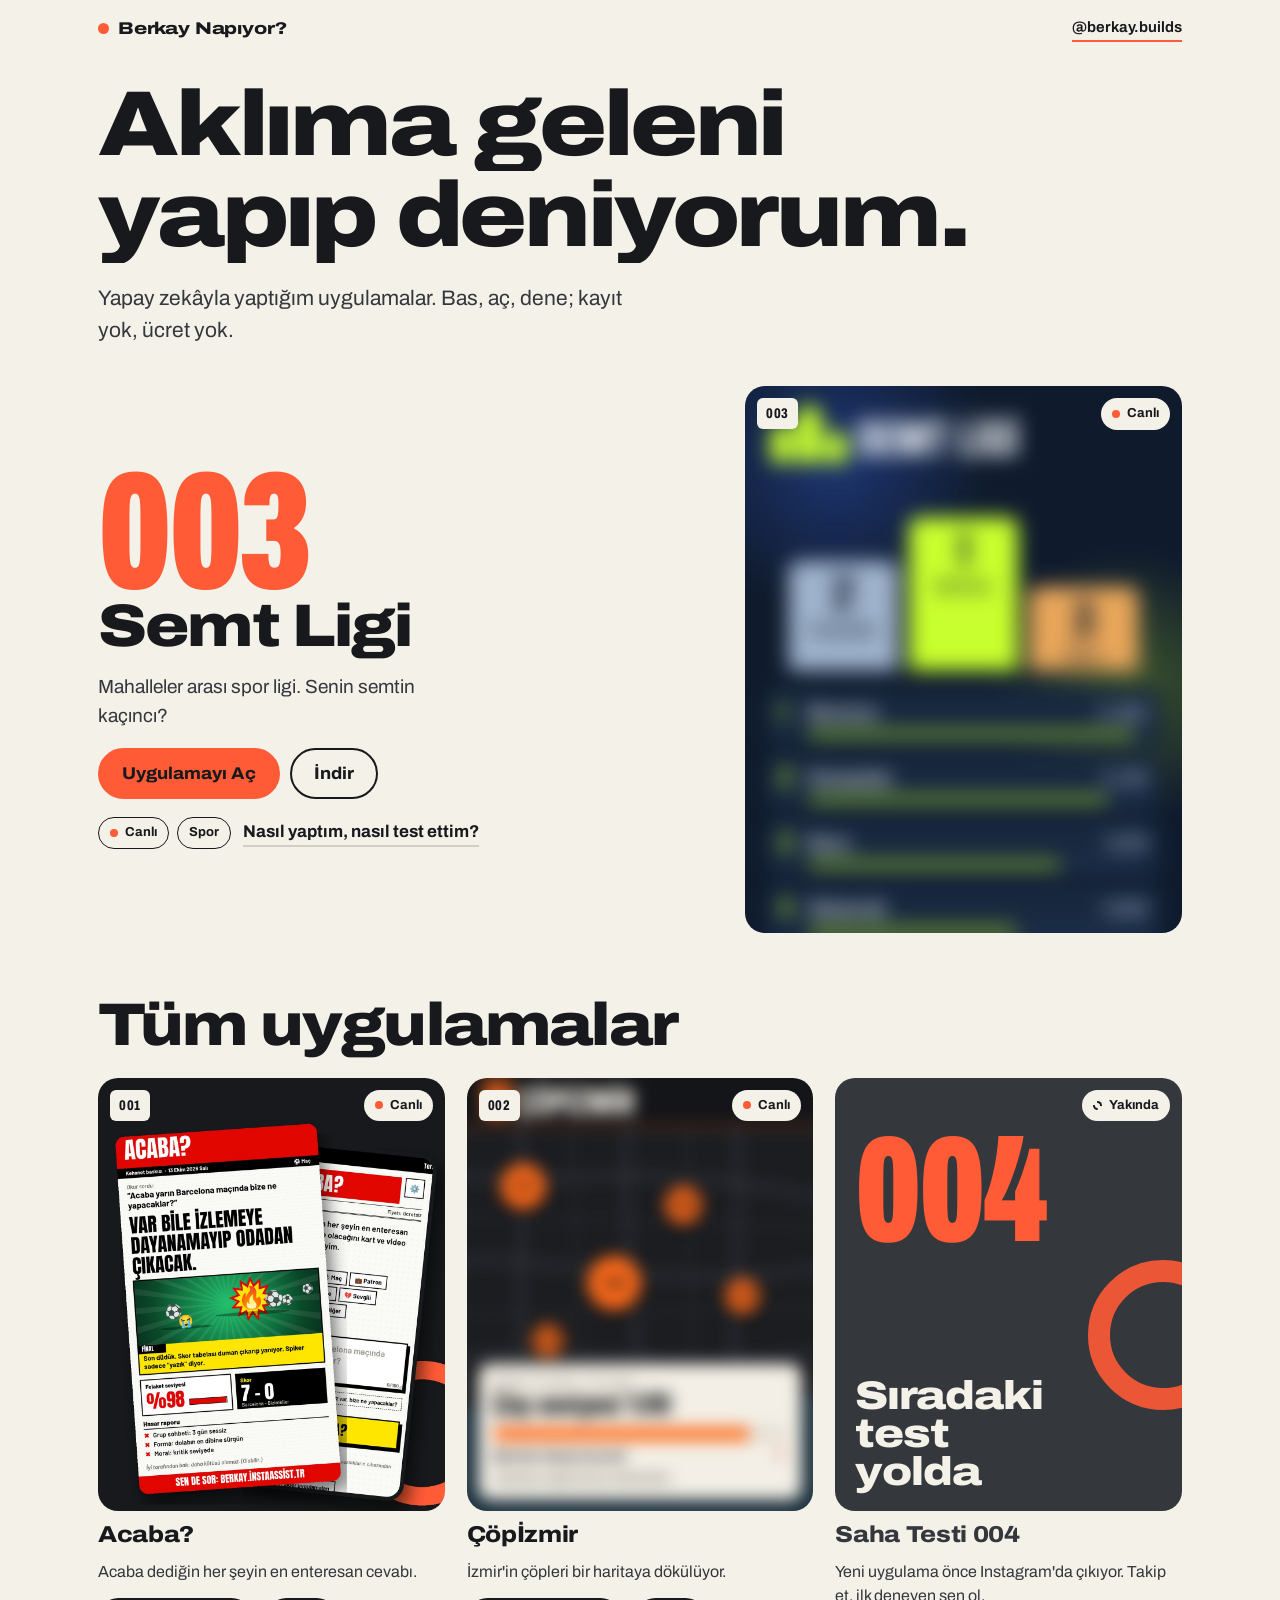
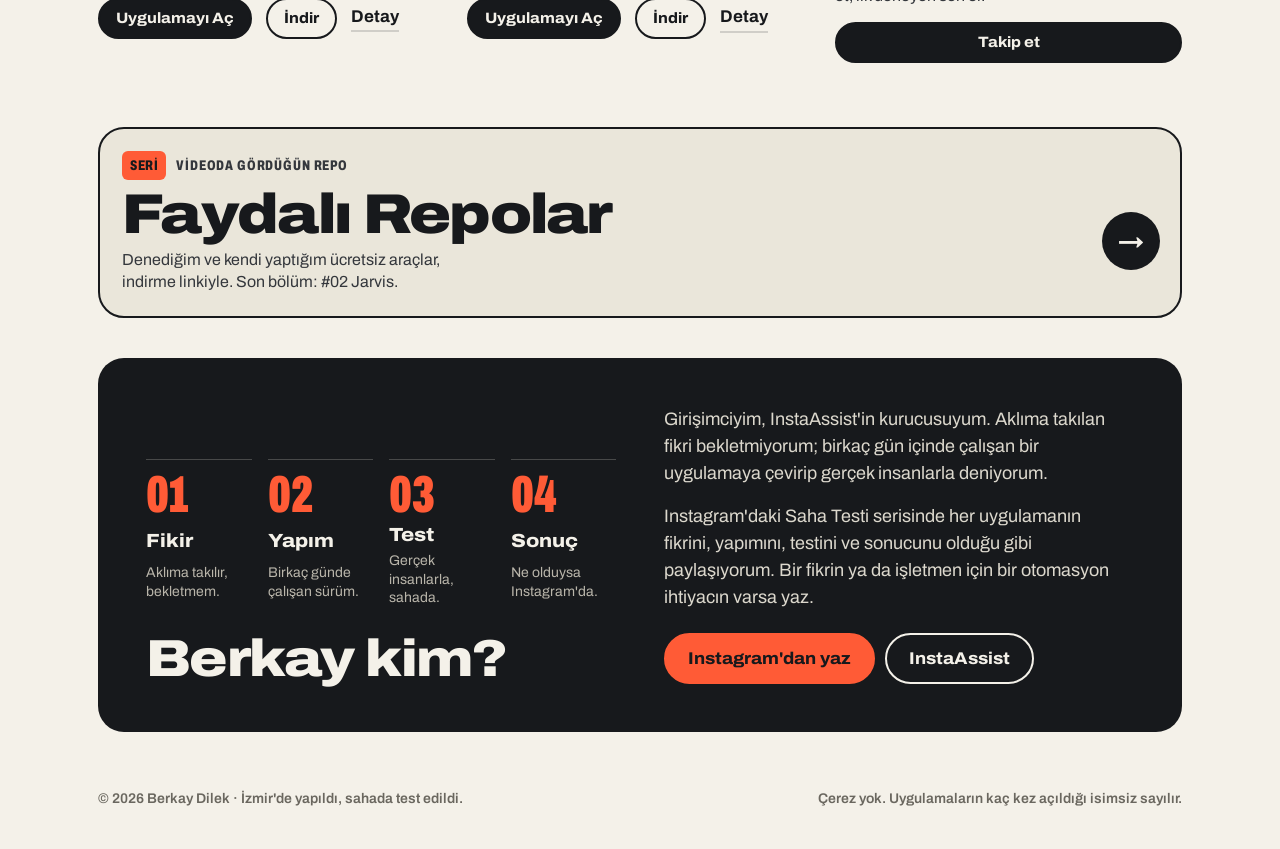
<file: index.html>
<!doctype html>
<html lang="tr">
<head>
<meta charset="utf-8">
<meta name="viewport" content="width=device-width, initial-scale=1, viewport-fit=cover">
<title>Berkay Napıyor? — Saha testleri ve uygulamalar</title>
<meta name="description" content="Berkay Dilek'in yapıp gerçekten test ettiği uygulamalar. Bas, aç, dene. Kayıt yok, ücret yok.">
<meta name="theme-color" content="#F4F1E9">
<link rel="canonical" href="https://berkay.instaassist.tr/">
<meta property="og:site_name" content="Berkay Napıyor?">
<meta property="og:title" content="Berkay Napıyor?">
<meta property="og:description" content="Aklıma geleni yapıp deniyorum. Uygulamalara bas, hemen dene.">
<meta property="og:type" content="website">
<meta property="og:url" content="https://berkay.instaassist.tr/">
<meta property="og:image" content="https://berkay.instaassist.tr/assets/og/home.jpg">
<meta property="og:image:width" content="1200">
<meta property="og:image:height" content="630">
<meta property="og:locale" content="tr_TR">
<meta name="twitter:card" content="summary_large_image">
<link rel="icon" href="/favicon.svg" type="image/svg+xml">
<link rel="apple-touch-icon" href="/assets/icons/apple-touch-icon.png">
<link rel="manifest" href="/manifest.webmanifest">
<link rel="preconnect" href="https://fonts.googleapis.com">
<link rel="preconnect" href="https://fonts.gstatic.com" crossorigin>
<link href="https://fonts.googleapis.com/css2?family=Archivo:wdth,wght@62..125,400..900&display=swap" rel="stylesheet">
<link rel="stylesheet" href="/assets/site.css">
<link rel="stylesheet" href="/assets/repolar.css">
</head>
<body>
<div class="wrap">
  <header class="top">
    <a class="mark" href="/"><i></i>Berkay Napıyor?</a>
    <a class="ig" href="https://www.instagram.com/berkay.builds/" target="_blank" rel="noopener">@berkay.builds</a>
  </header>

  <section class="hero">
    <h1><span><b>Aklıma geleni</b></span><span><b>yapıp deniyorum.</b></span></h1>
    <p>Yapay zekâyla yaptığım uygulamalar. Bas, aç, dene; kayıt yok, ücret yok.</p>
    <div id="liveCount"><!--bk:count--></div>
  </section>

  <section class="featured" id="featured" aria-label="Son çıkan uygulama"><!--bk:featured--></section>

  <section class="catalog" id="katalog" aria-labelledby="catTitle">
    <h2 id="catTitle"><span id="catName">Tüm uygulamalar</span> <small id="count"></small></h2>
    <div class="tools" id="tools" hidden>
      <input class="search" id="q" type="search" placeholder="Uygulama ara" autocomplete="off" aria-label="Uygulama ara">
      <div class="chips" id="chips" role="group" aria-label="Kategori"></div>
    </div>
    <div class="grid" id="grid"><!--bk:grid--></div>
  </section>

  <a class="repo-band" href="/repolar/">
    <span class="rb-k"><span>Seri</span>Videoda gördüğün repo</span>
    <span><b>Faydalı Repolar</b><small>Denediğim ve kendi yaptığım ücretsiz araçlar, indirme linkiyle. Son bölüm: #02 Jarvis.</small></span>
    <span class="rb-go" aria-hidden="true">→</span>
  </a>

  <section class="about" id="berkay" aria-labelledby="aboutTitle">
    <div class="steps-col">
      <ol class="steps" aria-label="Saha Testi nasıl işler?">
        <li><b>01</b><span>Fikir</span><small>Aklıma takılır, bekletmem.</small></li>
        <li><b>02</b><span>Yapım</span><small>Birkaç günde çalışan sürüm.</small></li>
        <li><b>03</b><span>Test</span><small>Gerçek insanlarla, sahada.</small></li>
        <li><b>04</b><span>Sonuç</span><small>Ne olduysa Instagram'da.</small></li>
      </ol>
      <h2 id="aboutTitle">Berkay kim?</h2>
    </div>
    <div class="side">
      <p>Girişimciyim, InstaAssist'in kurucusuyum. Aklıma takılan fikri bekletmiyorum; birkaç gün içinde çalışan bir uygulamaya çevirip gerçek insanlarla deniyorum.</p>
      <p>Instagram'daki Saha Testi serisinde her uygulamanın fikrini, yapımını, testini ve sonucunu olduğu gibi paylaşıyorum. Bir fikrin ya da işletmen için bir otomasyon ihtiyacın varsa yaz.</p>
      <div class="cta">
        <a class="btn signal" href="https://ig.me/m/berkay.builds" target="_blank" rel="noopener">Instagram'dan yaz</a>
        <a class="btn ghost" href="https://www.instaassist.tr" target="_blank" rel="noopener">InstaAssist</a>
      </div>
    </div>
  </section>

  <footer>
    <span>© 2026 Berkay Dilek · İzmir'de yapıldı, sahada test edildi.</span>
    <span>Çerez yok. Uygulamaların kaç kez açıldığı isimsiz sayılır.</span>
  </footer>
</div>

<!--bk:data-->
<script src="/assets/site.js"></script>
<script>
(async function () {
  var B = window.BK, apps = await B.getApps(), stats = (function () { var e = document.getElementById('bk-data'); try { return JSON.parse(e.textContent).stats || {}; } catch (x) { return {}; } })();
  var state = { cat: 'Hepsi', q: '' }, rendered = false;
  var fe = document.getElementById('featured'), grid = document.getElementById('grid'), tools = document.getElementById('tools');

  function renderFeatured() {
    var f = B.pickFeatured(apps);
    if (f) { fe.innerHTML = B.featuredHTML(f, stats); fe.hidden = false; } else { fe.hidden = true; }
    return f;
  }

  var chips = document.getElementById('chips');
  function cats() {
    var c = ['Hepsi'];
    apps.forEach(function (a) { if (a.category && !B.isSoon(a) && c.indexOf(a.category) < 0) c.push(a.category); });
    return c;
  }
  function renderChips() {
    chips.innerHTML = cats().map(function (c) {
      return '<button type="button" class="chip" aria-pressed="' + (state.cat === c) + '" data-c="' + B.esc(c) + '">' + B.esc(c) + '</button>';
    }).join('');
  }
  chips.addEventListener('click', function (e) {
    var b = e.target.closest('.chip'); if (!b) return;
    state.cat = b.getAttribute('data-c'); renderChips(); renderGrid();
  });
  document.getElementById('q').addEventListener('input', function (e) { state.q = e.target.value; renderGrid(); });

  function matches(a) {
    if (state.cat !== 'Hepsi' && a.category !== state.cat) return false;
    var q = B.trLower(state.q).trim();
    if (!q) return true;
    return B.trLower([a.title, a.tagline, a.category, a.description].join(' ')).indexOf(q) >= 0;
  }
  function renderGrid() {
    var f = B.pickFeatured(apps), p = B.catalogParts(apps, f);
    tools.hidden = !p.showTools;
    // Arama açıksa her şey listelenir; değilse öne çıkan tekrar edilmez
    var live = p.showTools ? apps.filter(function (a) { return !B.isSoon(a); }).filter(matches) : p.live;
    var searching = p.showTools && (state.q || state.cat !== 'Hepsi');
    document.getElementById('catName').textContent = live.length || searching ? 'Tüm uygulamalar' : 'Sıradakiler';
    document.getElementById('count').textContent = p.showTools ? live.length + ' / ' + apps.filter(function (a) { return !B.isSoon(a); }).length : '';
    if (searching && !live.length) {
      grid.innerHTML = '<div class="empty"><p>Bu aramayla eşleşen uygulama yok.</p><button type="button" class="btn small ghost" id="clear">Filtreleri temizle</button></div>';
      document.getElementById('clear').onclick = function () { state = { cat: 'Hepsi', q: '' }; document.getElementById('q').value = ''; renderChips(); renderGrid(); };
      return;
    }
    grid.innerHTML = live.map(function (a) { return B.cardHTML(a, stats); }).join('') +
      (searching ? '' : p.soon.map(function (a) { return B.cardHTML(a, stats); }).join('') + (p.next ? B.nextCard(p.next) : ''));
  }
  function renderAll() {
    if (rendered) document.body.classList.add('no-anim');
    renderFeatured(); renderChips(); renderGrid(); rendered = true;
    document.getElementById('liveCount').innerHTML = B.siteCounterHTML(stats);
  }
  renderAll();

  // Arka planda: CMS'te yeni uygulama ya da yeni sayılar varsa güncelle
  function sig() { return JSON.stringify(apps) + '|' + apps.map(function (a) { var n = B.tried(a, stats); return n >= B.MIN_TRIED ? n : 0; }).join(','); }
  var before = sig();
  var fresh = await Promise.all([B.freshApps(apps), B.getStats()]);
  if (fresh[0]) apps = fresh[0];
  stats = fresh[1] || stats;
  if (sig() !== before) renderAll();
})();
if ('serviceWorker' in navigator && location.protocol === 'https:') navigator.serviceWorker.register('/sw.js').catch(function () {});
</script>
</body>
</html>
</file>
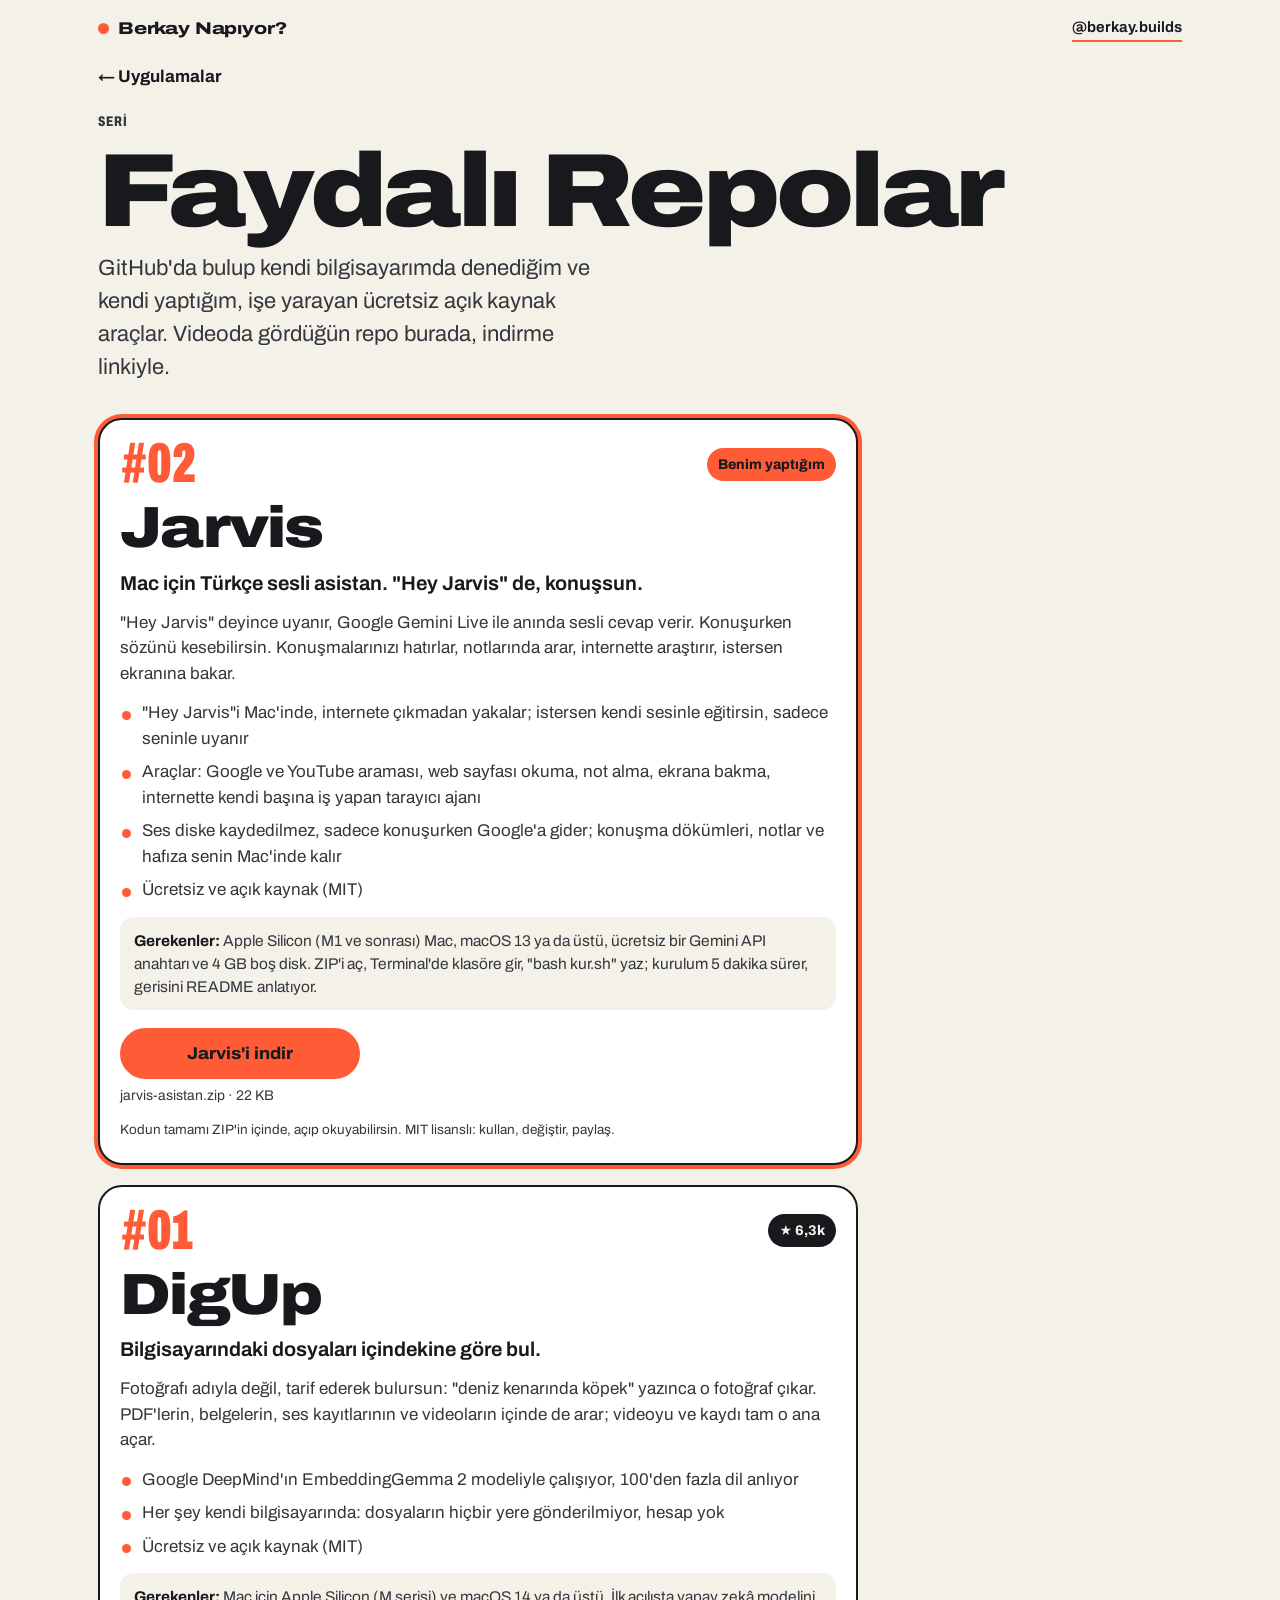
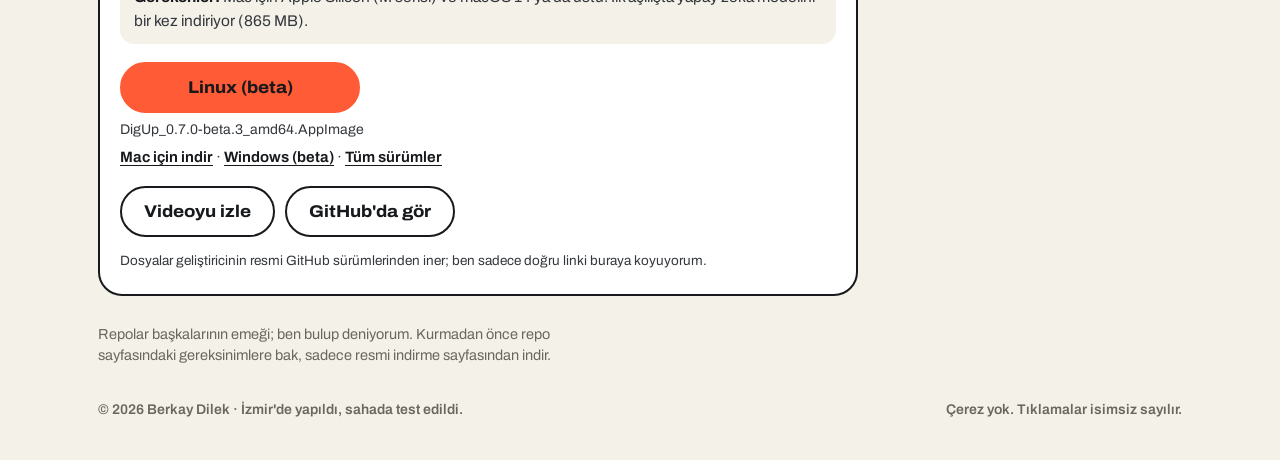
<file: jarvis/index.html>
<!doctype html>
<html lang="tr">
<head>
<meta charset="utf-8">
<meta name="viewport" content="width=device-width, initial-scale=1">
<title>Jarvis — Mac için Türkçe sesli asistan · Berkay Napıyor?</title>
<meta name="description" content="&quot;Hey Jarvis&quot; de, konuşsun. Hatırlar, arar, araştırır. Ücretsiz ve açık kaynak, Mac için.">
<meta property="og:site_name" content="Berkay Napıyor?">
<meta property="og:title" content="Jarvis — Mac için Türkçe sesli asistan">
<meta property="og:description" content="&quot;Hey Jarvis&quot; de, konuşsun. Ücretsiz ve açık kaynak, Mac için. İndir, 5 dakikada kur.">
<meta property="og:type" content="website">
<meta property="og:url" content="https://berkay.instaassist.tr/jarvis/">
<meta property="og:image" content="https://berkay.instaassist.tr/assets/og/home.jpg">
<meta property="og:locale" content="tr_TR">
<meta name="twitter:card" content="summary_large_image">
<link rel="canonical" href="https://berkay.instaassist.tr/repolar/#02">
<meta http-equiv="refresh" content="0; url=/repolar/#02">
<script>location.replace('/repolar/#02');</script>
</head>
<body><p><a href="/repolar/#02">Jarvis sayfasına git</a></p></body>
</html>
</file>
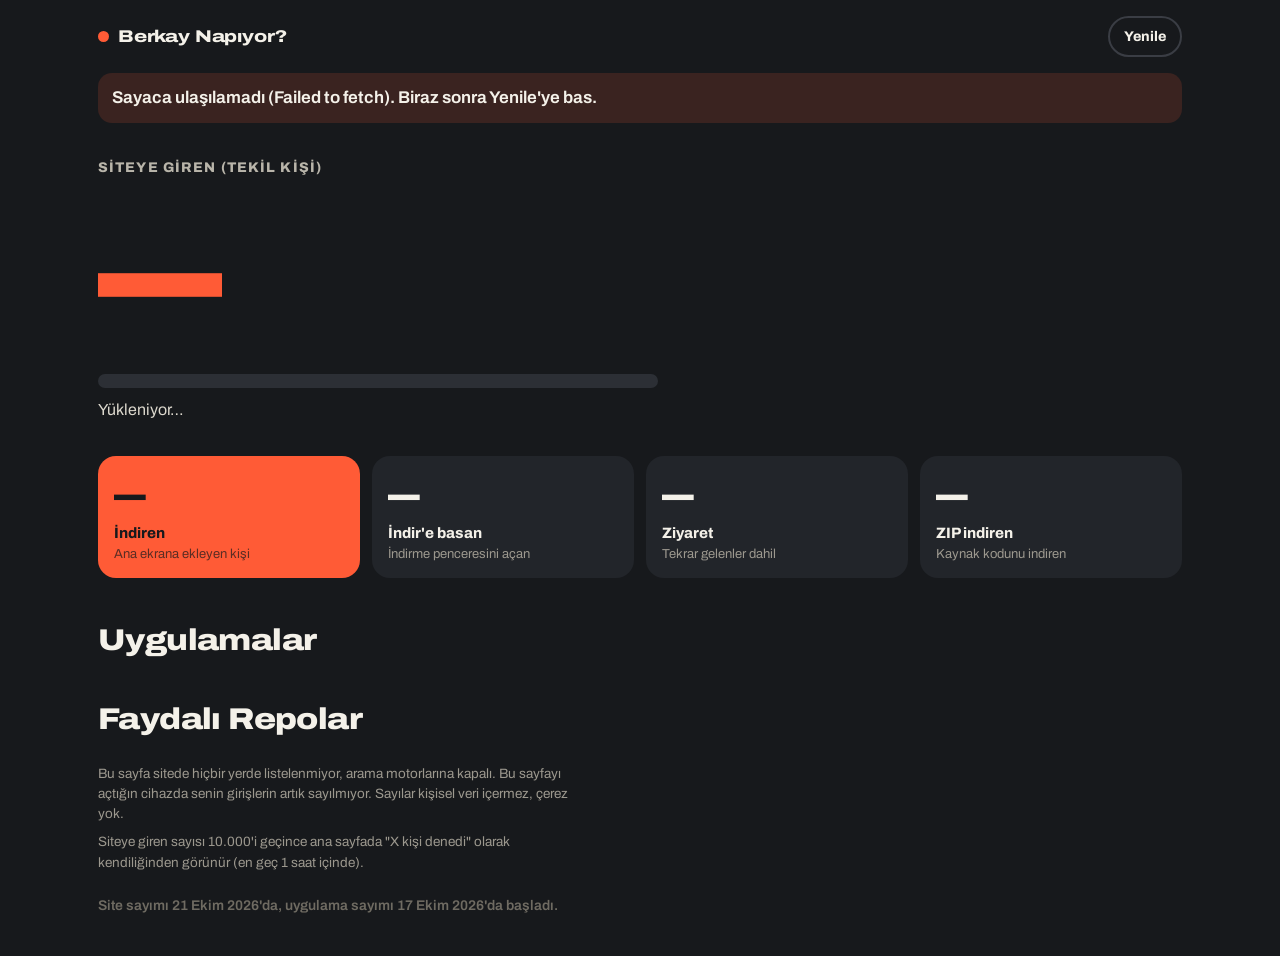
<file: panel-bffoj4j2/index.html>
<!doctype html>
<html lang="tr">
<head>
<meta charset="utf-8">
<meta name="viewport" content="width=device-width, initial-scale=1, viewport-fit=cover">
<title>Sayaç — Berkay Napıyor?</title>
<meta name="robots" content="noindex, nofollow">
<meta name="theme-color" content="#17191C">
<link rel="icon" href="/favicon.svg" type="image/svg+xml">
<link rel="preconnect" href="https://fonts.googleapis.com">
<link rel="preconnect" href="https://fonts.gstatic.com" crossorigin>
<link href="https://fonts.googleapis.com/css2?family=Archivo:wdth,wght@62..125,400..900&display=swap" rel="stylesheet">
<link rel="stylesheet" href="/assets/site.css">
<script>
  // Bu cihaz Berkay'ın: buradan sonra bu cihazdaki girişler sayılmaz
  try { localStorage.setItem('bk-me', '1'); } catch (e) {}
</script>
<style>
  body{background:var(--ink);color:var(--paper)}
  .top .ig{border-color:var(--signal);color:var(--paper)}
  .mark{color:var(--paper)}
  .p-hero{padding:18px 0 26px}
  .p-label{font-weight:800;font-size:14px;letter-spacing:.08em;text-transform:uppercase;color:#B9B5AA}
  .p-big{font-weight:900;font-stretch:62%;font-size:clamp(96px,30vw,200px);line-height:.85;letter-spacing:-.01em;color:var(--signal);margin-top:8px;font-variant-numeric:tabular-nums}
  .p-goal{margin-top:18px;max-width:560px}
  .p-bar{height:14px;border-radius:999px;background:#2C2F35;overflow:hidden}
  .p-bar i{display:block;height:100%;width:0;background:var(--signal);border-radius:999px;transition:width .8s cubic-bezier(.2,.8,.2,1)}
  .p-goal p{margin-top:10px;font-size:16px;color:#DCD8CD}
  .p-goal p b{color:var(--paper)}
  .p-grid{display:grid;grid-template-columns:1fr 1fr;gap:12px;margin:8px 0 40px}
  @media (min-width:760px){.p-grid{grid-template-columns:repeat(4,1fr)}}
  .tile{background:#22252A;border-radius:18px;padding:16px 16px 14px}
  .tile b{display:block;font-weight:900;font-stretch:72%;font-size:44px;line-height:1;font-variant-numeric:tabular-nums}
  .tile span{display:block;margin-top:6px;font-weight:750;font-size:15px}
  .tile small{display:block;margin-top:2px;font-size:13px;color:#9C988E;line-height:1.35}
  .tile.hl{background:var(--signal);color:var(--ink)}
  .tile.hl small{color:rgba(23,25,28,.7)}
  h2.p-h{font-weight:850;font-stretch:116%;font-size:30px;letter-spacing:-.02em;margin-bottom:14px}
  .app{background:#22252A;border-radius:18px;padding:16px;margin-bottom:12px}
  .app h3{font-weight:800;font-stretch:112%;font-size:21px;display:flex;justify-content:space-between;gap:10px;align-items:baseline}
  .app h3 small{font-weight:700;font-size:13px;color:#9C988E;font-stretch:100%}
  .app dl{display:grid;grid-template-columns:repeat(3,1fr);gap:12px 10px;margin-top:12px}
  @media (min-width:760px){.app dl{grid-template-columns:repeat(6,1fr)}}
  .app dt{font-size:12.5px;color:#9C988E;font-weight:650}
  .app dd{font-weight:900;font-stretch:72%;font-size:28px;line-height:1.1;font-variant-numeric:tabular-nums}
  .p-note{font-size:13.5px;color:#9C988E;margin-top:22px;max-width:60ch}
  .p-note + .p-note{margin-top:8px}
  .p-err{background:#3A2320;border-radius:14px;padding:12px 14px;margin-bottom:16px;font-weight:650}
  .refresh{background:transparent;border:2px solid #3A3D44;color:var(--paper);font:inherit;font-weight:750;font-size:14px;padding:8px 14px;border-radius:999px;cursor:pointer}
  footer{color:#6F6B62}
</style>
</head>
<body>
<div class="wrap">
  <header class="top">
    <a class="mark" href="/"><i></i>Berkay Napıyor?</a>
    <button class="refresh" type="button" id="refresh">Yenile</button>
  </header>

  <div id="err" class="p-err" hidden></div>

  <section class="p-hero" aria-labelledby="vl">
    <p class="p-label" id="vl">Siteye giren (tekil kişi)</p>
    <div class="p-big" id="visitors">—</div>
    <div class="p-goal">
      <div class="p-bar" aria-hidden="true"><i id="bar"></i></div>
      <p id="goal">Yükleniyor…</p>
    </div>
  </section>

  <div class="p-grid">
    <div class="tile hl"><b id="t-installed">—</b><span>İndiren</span><small>Ana ekrana ekleyen kişi</small></div>
    <div class="tile"><b id="t-sheet">—</b><span>İndir'e basan</span><small>İndirme penceresini açan</small></div>
    <div class="tile"><b id="t-visit">—</b><span>Ziyaret</span><small>Tekrar gelenler dahil</small></div>
    <div class="tile"><b id="t-zip">—</b><span>ZIP indiren</span><small>Kaynak kodunu indiren</small></div>
  </div>

  <h2 class="p-h">Uygulamalar</h2>
  <div id="apps"></div>

  <h2 class="p-h" style="margin-top:34px">Faydalı Repolar</h2>
  <div id="repos"></div>

  <p class="p-note" id="updated"></p>
  <p class="p-note">Bu sayfa sitede hiçbir yerde listelenmiyor, arama motorlarına kapalı. Bu sayfayı açtığın cihazda senin girişlerin artık sayılmıyor. Sayılar kişisel veri içermez, çerez yok.</p>
  <p class="p-note">Siteye giren sayısı 10.000'i geçince ana sayfada "X kişi denedi" olarak kendiliğinden görünür (en geç 1 saat içinde).</p>

  <footer><span>Site sayımı 21 Ekim 2026'da, uygulama sayımı 17 Ekim 2026'da başladı.</span></footer>
</div>

<script>
(function () {
  var SAYAC = 'https://bk-sayac.berkaydilekk.workers.dev';
  var GOAL = 10000;
  var $ = function (id) { return document.getElementById(id); };
  function fmt(n) { return (n || 0).toLocaleString('tr-TR'); }
  function esc(s) { return String(s == null ? '' : s).replace(/[&<>"']/g, function (c) { return { '&': '&amp;', '<': '&lt;', '>': '&gt;', '"': '&quot;', "'": '&#39;' }[c]; }); }
  function sum(stats, key) { var t = 0; for (var a in stats) t += (stats[a][key] || 0); return t; }

  // Uygulama adları ana sayfadaki gömülü listeden
  var names = {};
  fetch('/', { cache: 'no-store' }).then(function (r) { return r.text(); }).then(function (h) {
    var m = h.match(/<script id="bk-data" type="application\/json">([\s\S]*?)<\/script>/);
    if (!m) return;
    (JSON.parse(m[1]).apps || []).forEach(function (a) { names[a.slug] = a; });
  }).catch(function () {}).then(load);

  function render(stats) {
    var site = stats.site || {};
    var v = site.visitor || 0;
    $('visitors').textContent = fmt(v);
    $('bar').style.width = Math.min(100, v / GOAL * 100) + '%';
    $('goal').innerHTML = v >= GOAL
      ? '<b>✓ Ana sayfada görünüyor.</b> Herkes "' + fmt(v) + ' kişi denedi" yazısını görüyor.'
      : 'Ana sayfada görünmesine <b>' + fmt(GOAL - v) + '</b> kişi kaldı · %' + (v / GOAL * 100).toLocaleString('tr-TR', { maximumFractionDigits: 1 });
    $('t-installed').textContent = fmt(sum(stats, 'installed'));
    $('t-sheet').textContent = fmt(sum(stats, 'install-sheet'));
    $('t-visit').textContent = fmt(site.visit || 0);
    $('t-zip').textContent = fmt(sum(stats, 'source-click'));

    function isRepo(a) { return a === 'repolar' || a.indexOf('repo-') === 0; }
    var slugs = Object.keys(stats).filter(function (a) { return a !== 'site' && !isRepo(a); });
    Object.keys(names).forEach(function (s) { if (slugs.indexOf(s) < 0 && !/^yak/i.test(names[s].status || '')) slugs.push(s); });
    slugs.sort(function (a, b) { return ((stats[b] || {}).first || 0) - ((stats[a] || {}).first || 0); });
    $('apps').innerHTML = slugs.length ? slugs.map(function (s) {
      var x = stats[s] || {}, n = names[s];
      var row = [
        ['Deneyen', x.first], ['Açılış', (x.open || 0) + (x['open-home'] || 0)], ['Ana ekrana ekleyen', x.installed],
        ["İndir'e basan", x['install-sheet']], ['Detay sayfası', x.view], ['Paylaşım', x['share-click']]
      ];
      return '<article class="app"><h3>' + esc(n ? n.title : s) + (n && n.testNumber ? '<small>Saha Testi ' + String(n.testNumber).padStart(3, '0') + '</small>' : '') + '</h3><dl>' +
        row.map(function (r) { return '<div><dt>' + r[0] + '</dt><dd>' + fmt(r[1]) + '</dd></div>'; }).join('') + '</dl></article>';
    }).join('') : '<p class="p-note">Henüz kayıt yok.</p>';
    var rp = stats.repolar || {}, repos = Object.keys(stats).filter(function (a) { return a.indexOf('repo-') === 0; });
    $('repos').innerHTML = '<article class="app"><h3>Sayfa<small>/repolar/</small></h3><dl><div><dt>Ziyaret</dt><dd>' + fmt(rp.view) + '</dd></div><div><dt>Linki kendine gönderen</dt><dd>' + fmt(rp.share) + '</dd></div></dl></article>' +
      repos.map(function (s) {
        var x = stats[s];
        return '<article class="app"><h3>' + esc(s.slice(5)) + '</h3><dl>' +
          [['Mac indirme', x['download-mac']], ['Windows', x['download-win']], ['Linux', x['download-linux']], ['GitHub', x.github], ['Video', x.video], ['Tüm sürümler', x.releases]].map(function (r) { return '<div><dt>' + r[0] + '</dt><dd>' + fmt(r[1]) + '</dd></div>'; }).join('') +
          '</dl></article>';
      }).join('');
    $('updated').textContent = 'Son güncelleme: ' + new Date().toLocaleTimeString('tr-TR', { hour: '2-digit', minute: '2-digit' }) + ' · Sayaç 5 dakikada bir tazelenir.';
  }

  function load() {
    $('err').hidden = true;
    fetch(SAYAC + '/stats', { mode: 'cors', cache: 'no-store' })
      .then(function (r) { if (!r.ok) throw new Error(r.status); return r.json(); })
      .then(render)
      .catch(function (e) { $('err').hidden = false; $('err').textContent = 'Sayaca ulaşılamadı (' + e.message + '). Biraz sonra Yenile\'ye bas.'; });
  }
  $('refresh').addEventListener('click', load);
  setInterval(load, 120000);
})();
</script>
</body>
</html>
</file>
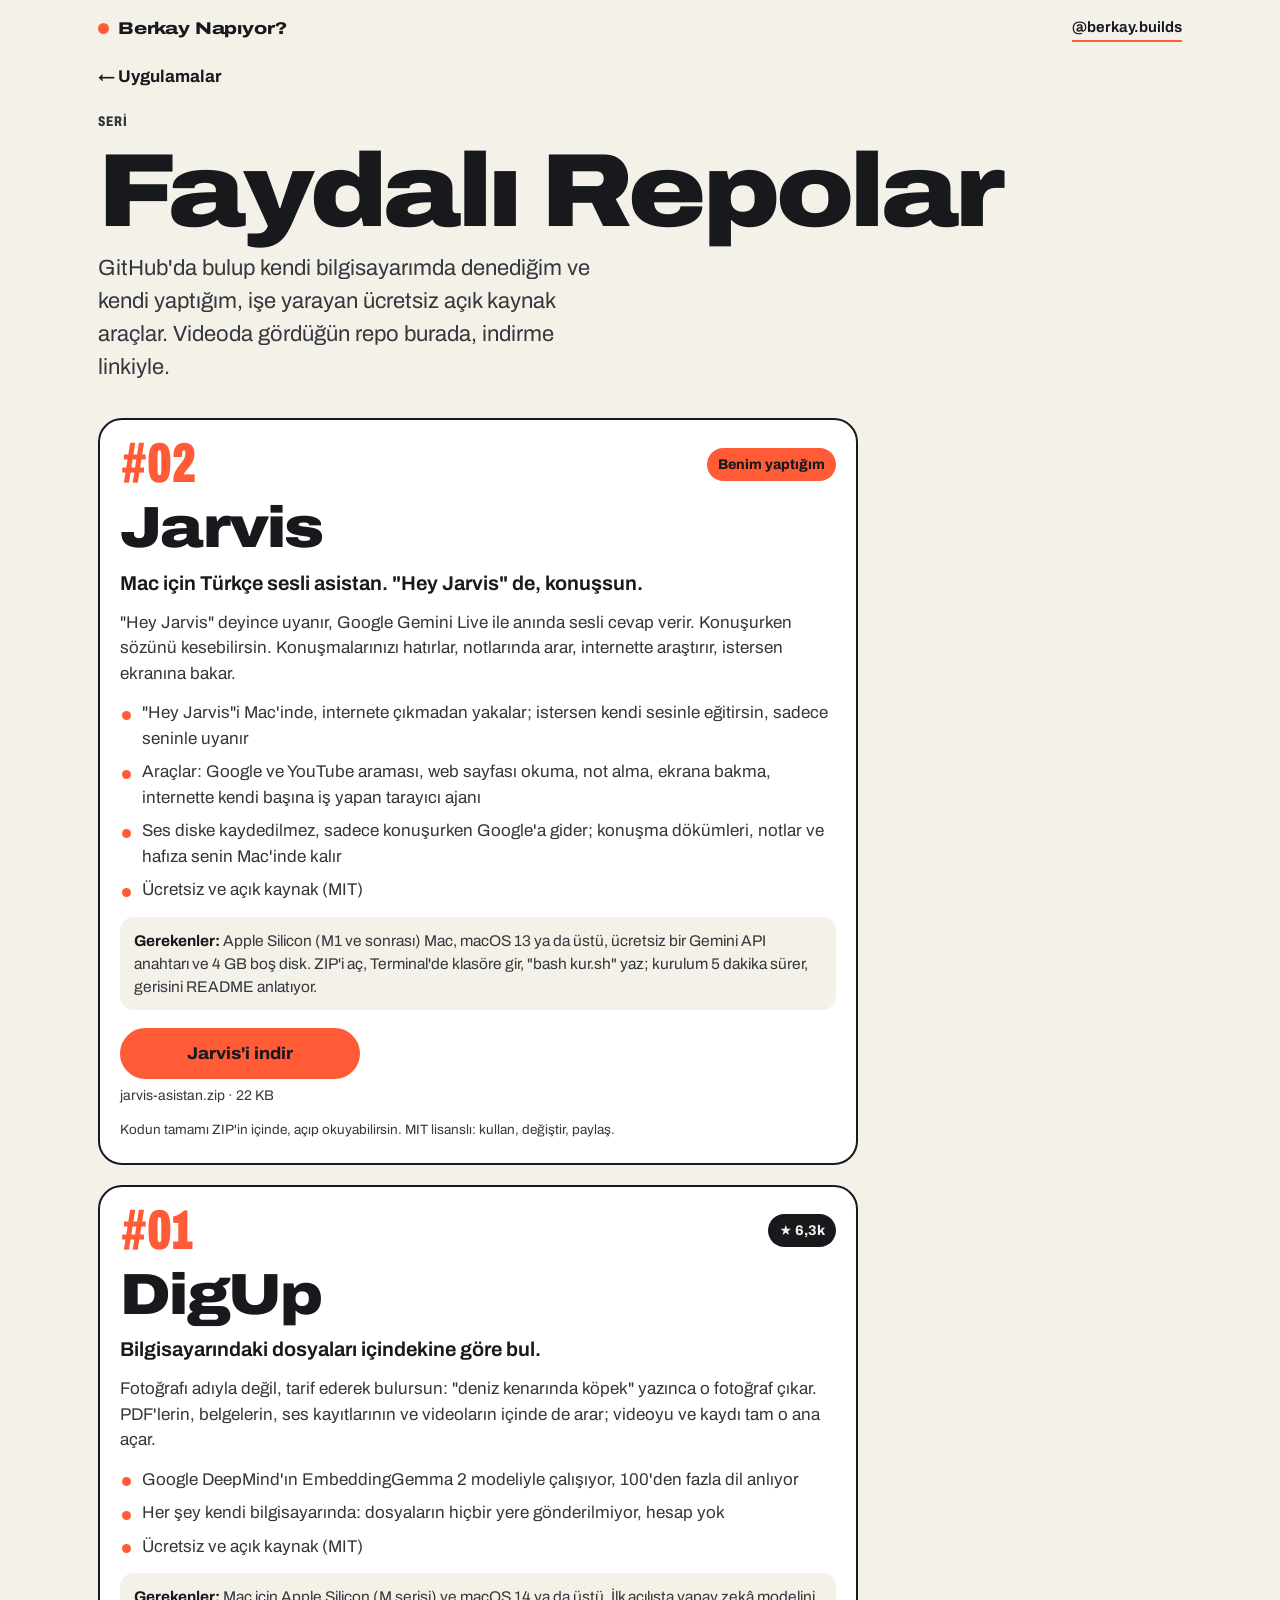
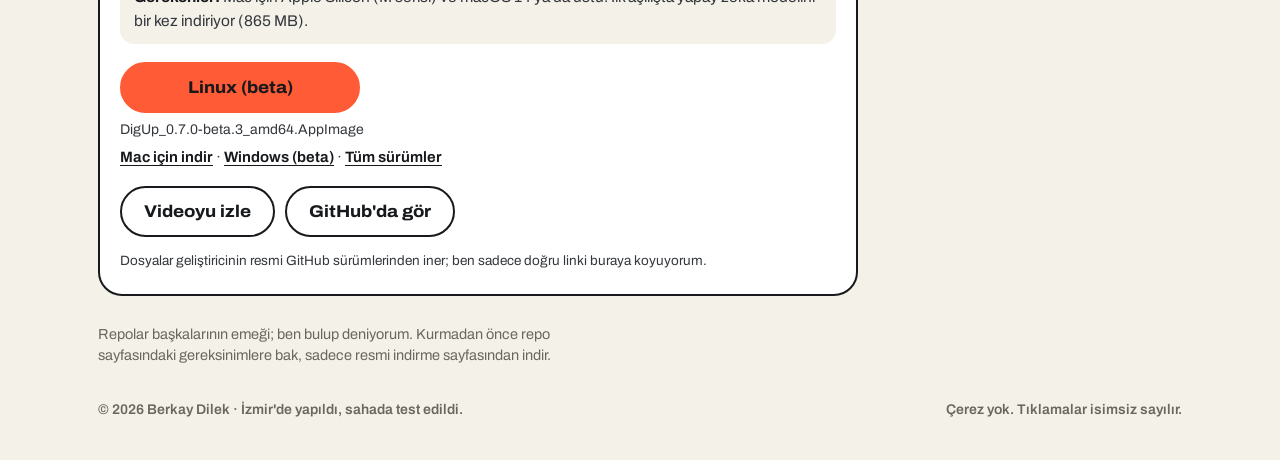
<file: repolar/index.html>
<!doctype html>
<html lang="tr">
<head>
<meta charset="utf-8">
<meta name="viewport" content="width=device-width, initial-scale=1, viewport-fit=cover">
<title>Faydalı Repolar — Berkay Napıyor?</title>
<meta name="description" content="GitHub'da bulup kendim denediğim, işe yarayan ücretsiz açık kaynak araçlar.">
<meta name="theme-color" content="#F4F1E9">
<link rel="canonical" href="https://berkay.instaassist.tr/repolar/">
<meta property="og:site_name" content="Berkay Napıyor?">
<meta property="og:title" content="Faydalı Repolar">
<meta property="og:description" content="GitHub'da bulup kendim denediğim, işe yarayan ücretsiz araçlar.">
<meta property="og:type" content="website">
<meta property="og:url" content="https://berkay.instaassist.tr/repolar/">
<meta property="og:image" content="https://berkay.instaassist.tr/assets/og/home.jpg">
<meta property="og:locale" content="tr_TR">
<meta name="twitter:card" content="summary_large_image">
<link rel="icon" href="/favicon.svg" type="image/svg+xml">
<link rel="apple-touch-icon" href="/assets/icons/apple-touch-icon.png">
<link rel="manifest" href="/manifest.webmanifest">
<link rel="preconnect" href="https://fonts.googleapis.com">
<link rel="preconnect" href="https://fonts.gstatic.com" crossorigin>
<link href="https://fonts.googleapis.com/css2?family=Archivo:wdth,wght@62..125,400..900&display=swap" rel="stylesheet">
<link rel="stylesheet" href="/assets/site.css">
<link rel="stylesheet" href="/assets/repolar.css">
</head>
<body>
<div class="wrap">
  <header class="top">
    <a class="mark" href="/"><i></i>Berkay Napıyor?</a>
    <a class="ig" href="https://www.instagram.com/berkay.builds/" target="_blank" rel="noopener">@berkay.builds</a>
  </header>
  <a class="back" href="/">← Uygulamalar</a>

  <section class="rp-hero">
    <p class="rp-kicker">Seri</p>
    <h1>Faydalı Repolar</h1>
    <p>GitHub'da bulup kendi bilgisayarımda denediğim ve kendi yaptığım, işe yarayan ücretsiz açık kaynak araçlar. Videoda gördüğün repo burada, indirme linkiyle.</p>
  </section>

  <div class="rp-list" id="list"></div>

  <p class="rp-note">Repolar başkalarının emeği; ben bulup deniyorum. Kurmadan önce repo sayfasındaki gereksinimlere bak, sadece resmi indirme sayfasından indir.</p>

  <footer>
    <span>© 2026 Berkay Dilek · İzmir'de yapıldı, sahada test edildi.</span>
    <span>Çerez yok. Tıklamalar isimsiz sayılır.</span>
  </footer>
</div>

<script src="/assets/site.js"></script>
<script>
(function () {
  // Yeni bölüm eklemek için bu listeye bir kayıt ekle (en yeni en üste)
  var REPOS = [
    {
      no: 2,
      id: 'jarvis',
      link: '/jarvis/',    // paylaşılacak kısa link
      name: 'Jarvis',
      own: true,           // benim yaptığım: GitHub/yıldız yerine "Benim yaptığım" etiketi
      tagline: 'Mac için Türkçe sesli asistan. "Hey Jarvis" de, konuşsun.',
      what: '"Hey Jarvis" deyince uyanır, Google Gemini Live ile anında sesli cevap verir. Konuşurken sözünü kesebilirsin. Konuşmalarınızı hatırlar, notlarında arar, internette araştırır, istersen ekranına bakar.',
      bullets: [
        '"Hey Jarvis"i Mac\'inde, internete çıkmadan yakalar; istersen kendi sesinle eğitirsin, sadece seninle uyanır',
        'Araçlar: Google ve YouTube araması, web sayfası okuma, not alma, ekrana bakma, internette kendi başına iş yapan tarayıcı ajanı',
        'Ses diske kaydedilmez, sadece konuşurken Google\'a gider; konuşma dökümleri, notlar ve hafıza senin Mac\'inde kalır',
        'Ücretsiz ve açık kaynak (MIT)'
      ],
      needs: 'Apple Silicon (M1 ve sonrası) Mac, macOS 13 ya da üstü, ücretsiz bir Gemini API anahtarı ve 4 GB boş disk. ZIP\'i aç, Terminal\'de klasöre gir, "bash kur.sh" yaz; kurulum 5 dakika sürer, gerisini README anlatıyor.',
      downloads: [
        { os: 'mac', label: 'Jarvis\'i indir', file: 'jarvis-asistan.zip', size: '22 KB', url: '/downloads/jarvis-asistan.zip' }
      ],
      score: null,
      video: ''    // Reels linki
    },
    {
      no: 1,
      id: 'digup',         // küçük harf, rakam ve tire; panelde bu adla görünür
      name: 'DigUp',
      repo: 'ARahim3/DigUp',
      stars: 6300,
      tagline: 'Bilgisayarındaki dosyaları içindekine göre bul.',
      what: 'Fotoğrafı adıyla değil, tarif ederek bulursun: "deniz kenarında köpek" yazınca o fotoğraf çıkar. PDF\'lerin, belgelerin, ses kayıtlarının ve videoların içinde de arar; videoyu ve kaydı tam o ana açar.',
      bullets: [
        'Google DeepMind\'ın EmbeddingGemma 2 modeliyle çalışıyor, 100\'den fazla dil anlıyor',
        'Her şey kendi bilgisayarında: dosyaların hiçbir yere gönderilmiyor, hesap yok',
        'Ücretsiz ve açık kaynak (MIT)'
      ],
      needs: 'Mac için Apple Silicon (M serisi) ve macOS 14 ya da üstü. İlk açılışta yapay zekâ modelini bir kez indiriyor (865 MB).',
      // İndirme dosyaları geliştiricinin resmi GitHub sürümlerinden iner
      downloads: [
        { os: 'mac', label: 'Mac için indir', file: 'DigUp-0.6.2.dmg', size: '8,9 MB', url: 'https://github.com/ARahim3/DigUp/releases/download/v0.6.2/DigUp-0.6.2.dmg' },
        { os: 'win', label: 'Windows (beta)', file: 'DigUp_0.7.0-beta.3_x64-setup.exe', url: 'https://github.com/ARahim3/DigUp/releases/download/v0.7.0-beta.3/DigUp_0.7.0-beta.3_x64-setup.exe' },
        { os: 'linux', label: 'Linux (beta)', file: 'DigUp_0.7.0-beta.3_amd64.AppImage', url: 'https://github.com/ARahim3/DigUp/releases/download/v0.7.0-beta.3/DigUp_0.7.0-beta.3_amd64.AppImage' }
      ],
      releases: 'https://github.com/ARahim3/DigUp/releases',
      score: null, // Berkay puan verirse: { puan: 8, not: '...' }
      video: 'https://www.instagram.com/reel/Dfcm6nAon7P/'
    }
  ];

  var B = window.BK, el = document.getElementById('list');
  function esc(s) { return B.esc(s); }
  function k(n) { return n >= 1000 ? (n / 1000).toLocaleString('tr-TR', { maximumFractionDigits: 1 }) + 'k' : String(n); }
  var ua = navigator.userAgent || '';
  var mobile = /iPhone|iPad|iPod|Android/i.test(ua) || (navigator.maxTouchPoints > 1 && /Macintosh/.test(ua) && !/Chrome|Firefox/.test(ua) && screen.width < 1100);
  var myOS = /Windows/i.test(ua) ? 'win' : (/Linux/i.test(ua) && !/Android/i.test(ua)) ? 'linux' : 'mac';

  el.innerHTML = REPOS.map(function (r) {
    var dl = r.downloads.slice().sort(function (a, b) { return (b.os === myOS) - (a.os === myOS); });
    var main = dl[0], rest = dl.slice(1);
    return '<article class="rp-card" id="' + String(r.no).padStart(2, '0') + '">' +
      '<div class="rp-head"><span class="rp-no">#' + String(r.no).padStart(2, '0') + '</span>' +
        (r.own ? '<span class="rp-stars rp-own">Benim yaptığım</span>' : '<span class="rp-stars" data-repo="' + esc(r.repo) + '">★ ' + k(r.stars) + '</span>') + '</div>' +
      '<h2>' + esc(r.name) + '</h2>' +
      '<p class="lead">' + esc(r.tagline) + '</p>' +
      '<p>' + esc(r.what) + '</p>' +
      '<ul class="rp-bul">' + r.bullets.map(function (b) { return '<li>' + esc(b) + '</li>'; }).join('') + '</ul>' +
      '<p class="rp-needs"><b>Gerekenler:</b> ' + esc(r.needs) + '</p>' +
      (r.score ? '<p class="rp-score"><b>Puanım: ' + r.score.puan + '/10.</b> ' + esc(r.score.not) + '</p>' : '') +
      (mobile ? '<div class="rp-mobile"><b>Bu bir bilgisayar uygulaması.</b> Telefona kurulmuyor; linki kendine gönder, bilgisayarında aç.' +
        '<button type="button" class="btn ghost small" data-share="' + r.no + '">Linki kendime gönder</button></div>' : '') +
      '<div class="rp-dl">' +
        '<a class="btn signal" href="' + esc(main.url) + '" rel="noopener" data-rp="' + r.id + '" data-t="download-' + main.os + '">' + esc(main.label) + '</a>' +
        '<p class="rp-file">' + esc(main.file) + (main.size ? ' · ' + esc(main.size) : '') + '</p>' +
        ((rest.length || r.releases) ? '<p class="rp-other">' + rest.map(function (d) {
          return '<a href="' + esc(d.url) + '" rel="noopener" data-rp="' + r.id + '" data-t="download-' + d.os + '">' + esc(d.label) + '</a>';
        }).concat(r.releases ? ['<a href="' + esc(r.releases) + '" target="_blank" rel="noopener" data-rp="' + r.id + '" data-t="releases">Tüm sürümler</a>'] : []).join(' · ') + '</p>' : '') +
      '</div>' +
      ((r.video || r.repo) ? '<div class="rp-actions">' +
        (r.video ? '<a class="btn ghost" href="' + esc(r.video) + '" target="_blank" rel="noopener" data-rp="' + r.id + '" data-t="video">Videoyu izle</a>' : '') +
        (r.repo ? '<a class="btn ghost" href="https://github.com/' + esc(r.repo) + '" target="_blank" rel="noopener" data-rp="' + r.id + '" data-t="github">GitHub\'da gör</a>' : '') +
      '</div>' : '') +
      '<p class="rp-src">' + (r.own ? 'Kodun tamamı ZIP\'in içinde, açıp okuyabilirsin. MIT lisanslı: kullan, değiştir, paylaş.' : 'Dosyalar geliştiricinin resmi GitHub sürümlerinden iner; ben sadece doğru linki buraya koyuyorum.') + '</p>' +
    '</article>';
  }).join('');

  el.addEventListener('click', function (e) {
    var b = e.target.closest('[data-share]'); if (!b) return;
    var no = Number(b.getAttribute('data-share')), r = REPOS.filter(function (x) { return x.no === no; })[0] || {};
    var url = location.origin + (r.link || '/repolar/#' + String(no).padStart(2, '0'));
    B.track('repolar', 'share');
    if (navigator.share) { navigator.share({ title: (r.name || 'Faydalı Repolar') + ' · Faydalı Repolar', url: url }).catch(function () {}); }
    else if (navigator.clipboard) { navigator.clipboard.writeText(url).then(function () { b.textContent = 'Link kopyalandı ✓'; }); }
  });

  // /repolar/#02 gibi linklerle gelince o karta kaydır (kartlar JS ile çizildiği için elle)
  if (location.hash) {
    var hedef = document.getElementById(location.hash.slice(1));
    if (hedef) setTimeout(function () { hedef.scrollIntoView({ block: 'start' }); hedef.classList.add('rp-hl'); }, 60);
  }

  // İsimsiz sayaç: sayfa görüntüleme (oturumda bir kez) ve hangi repoda neye basıldığı.
  // Kayıt adı repo-<id> (id sadece küçük harf ve tire); panel bunları "Faydalı Repolar" altında gösterir.
  try { if (!sessionStorage.getItem('bk-rp')) { sessionStorage.setItem('bk-rp', '1'); B.track('repolar', 'view'); } } catch (e) {}
  el.addEventListener('click', function (e) {
    var a = e.target.closest('[data-rp]');
    if (a) B.track('repo-' + a.getAttribute('data-rp'), a.getAttribute('data-t'));
  });

  // Güncel yıldız sayısı (GitHub'dan; olmazsa yazılı sayı kalır)
  document.querySelectorAll('.rp-stars[data-repo]').forEach(function (s) {
    fetch('https://api.github.com/repos/' + s.getAttribute('data-repo'))
      .then(function (r) { return r.ok ? r.json() : null; })
      .then(function (j) { if (j && j.stargazers_count) s.textContent = '★ ' + k(j.stargazers_count); })
      .catch(function () {});
  });
})();
if ('serviceWorker' in navigator && location.protocol === 'https:') navigator.serviceWorker.register('/sw.js').catch(function () {});
</script>
</body>
</html>
</file>
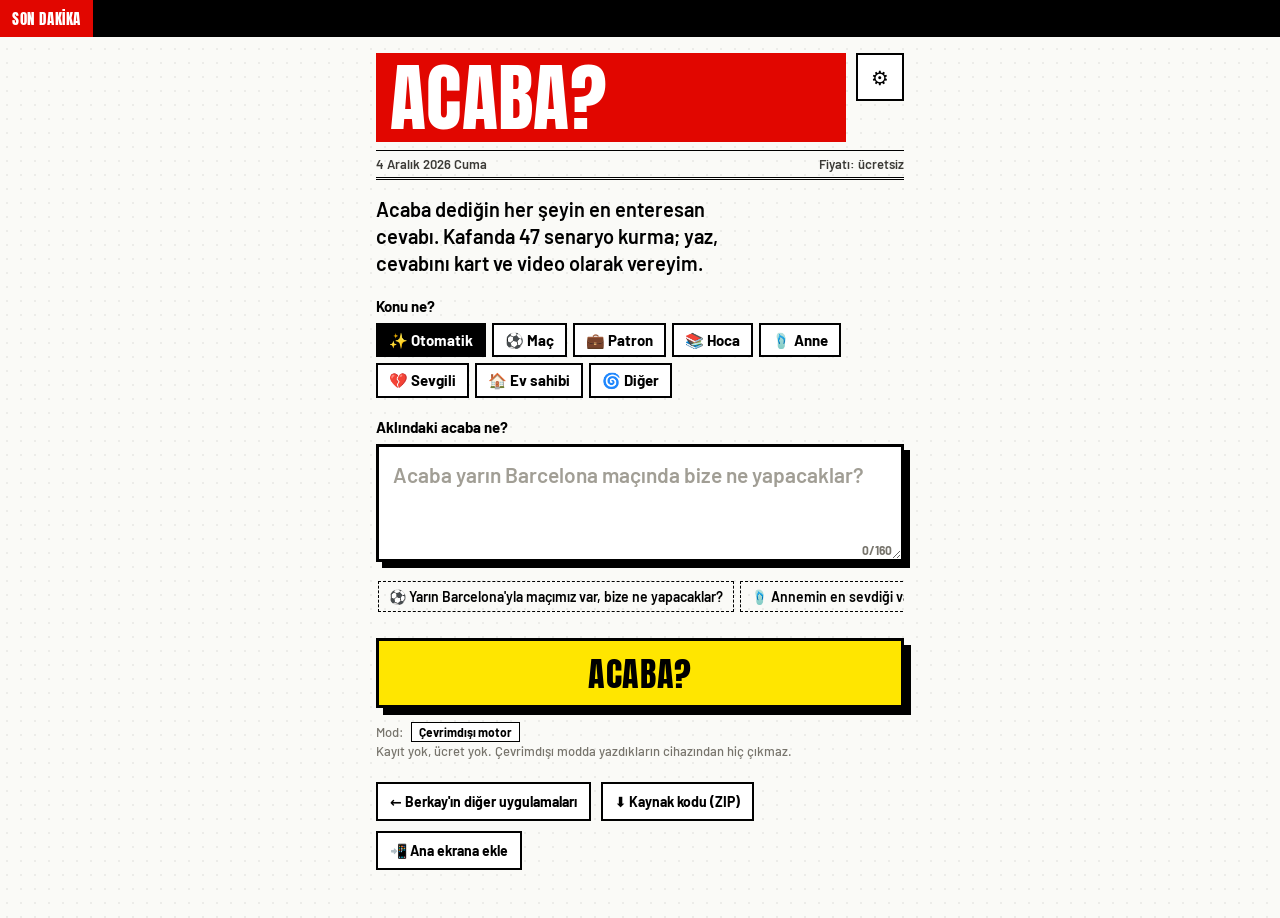
<file: apps/acaba/index.html>
<!doctype html>
<html lang="tr">
<head>
<meta charset="utf-8">
<meta name="viewport" content="width=device-width, initial-scale=1, viewport-fit=cover">
<title>Acaba?</title>
<meta name="description" content="Acaba dediğin her şeyin en enteresan cevabı. Yaz; cevabını kart ve video olarak al. Ücretsiz ve açık kaynak.">
<meta name="theme-color" content="#E10600">
<meta property="og:title" content="Acaba?">
<meta property="og:description" content="Acaba dediğin her şeyin en enteresan cevabı.">
<link rel="manifest" href="manifest.json">
<link rel="icon" href="icon.svg" type="image/svg+xml">
<link rel="apple-touch-icon" href="apple-touch-icon.png">
<meta name="apple-mobile-web-app-capable" content="yes">
<meta name="mobile-web-app-capable" content="yes">
<meta name="apple-mobile-web-app-title" content="Acaba?">
<meta name="apple-mobile-web-app-status-bar-style" content="default">
<script src="/assets/bk-app.js" data-app="acaba" data-name="Acaba?" data-sw="sw.js" defer></script>
<link rel="preconnect" href="https://fonts.googleapis.com">
<link rel="preconnect" href="https://fonts.gstatic.com" crossorigin>
<link href="https://fonts.googleapis.com/css2?family=Anton&family=Barlow:ital,wght@0,500;0,600;0,700;0,800;1,600&display=swap" rel="stylesheet">
<style>
:root{
  --paper:#FAFAF7; --ink:#000; --ink2:#3b3a36; --muted:#77746c; --rule:#d9d6cf;
  --red:#E10600; --red-d:#9e0400; --yellow:#FFE600;
  --head:Anton, Impact, "Roboto Condensed", "Arial Narrow", sans-serif-condensed, sans-serif;
  --body:Barlow, system-ui, -apple-system, "Segoe UI", Roboto, Arial, sans-serif;
}
*{box-sizing:border-box;margin:0;padding:0}
html,body{background:var(--paper);color:var(--ink)}
body{font-family:var(--body);font-weight:500;min-height:100vh;min-height:100dvh;overflow-x:hidden;-webkit-font-smoothing:antialiased;
  background-image:radial-gradient(rgba(0,0,0,.055) 1.1px, transparent 1.3px);background-size:14px 14px}
button{font-family:inherit;color:inherit}
:focus-visible{outline:3px solid var(--red);outline-offset:3px}
[hidden]{display:none!important}

/* Son dakika şeridi */
.ticker{background:#000;color:#fff;font-family:var(--head);font-size:15px;letter-spacing:.04em;white-space:nowrap;overflow:hidden;display:flex;align-items:center}
.ticker b{background:var(--red);padding:7px 12px;flex:0 0 auto;position:relative;z-index:1;font-weight:400}
.ticker .run{display:inline-block;padding-left:100%;animation:tick 32s linear infinite}
@keyframes tick{to{transform:translateX(-100%)}}

.wrap{max-width:560px;margin:0 auto;padding:0 16px 48px}

/* Künye */
.mast{display:flex;align-items:stretch;gap:10px;margin-top:16px}
.mast h1{flex:1;background:var(--red);color:#fff;font-family:var(--head);font-weight:400;line-height:.9;font-size:clamp(44px,12.5vw,74px);padding:12px 14px 10px;letter-spacing:.005em;text-transform:none}
.mast .tools{display:flex;flex-direction:column;gap:8px;justify-content:flex-start}
.iconbtn{width:48px;height:48px;flex:0 0 auto;background:#fff;border:2px solid #000;font-size:20px;cursor:pointer;display:grid;place-items:center}
.iconbtn:active{transform:translateY(1px)}
.dateline{display:flex;justify-content:space-between;gap:12px;border-bottom:3px double #000;border-top:1px solid #000;margin-top:8px;padding:5px 0;font-size:13px;font-weight:600;color:var(--ink2)}
.lede{font-size:20px;line-height:1.35;margin:16px 0 4px;font-weight:600;max-width:34ch}

/* Bölümler */
.label{display:block;font-weight:700;font-size:15px;margin:20px 0 8px}
.chips{display:flex;flex-wrap:wrap;gap:6px}
.chip{border:2px solid #000;background:#fff;padding:7px 11px;font-weight:700;font-size:15px;cursor:pointer;line-height:1.1}
.chip[aria-pressed="true"]{background:#000;color:#fff}

.slot{position:relative;margin-top:2px}
textarea{width:100%;min-height:118px;resize:vertical;background:#fff;border:3px solid #000;border-radius:0;color:var(--ink);
  font:600 21px/1.35 var(--body);padding:14px 14px 30px;box-shadow:6px 6px 0 #000}
textarea::placeholder{color:#a19e95}
textarea:focus{outline:none;box-shadow:6px 6px 0 var(--red)}
.count{position:absolute;right:12px;bottom:8px;font-size:12px;font-weight:700;color:var(--muted)}
.examples{display:flex;gap:6px;overflow-x:auto;padding:16px 2px 4px;scrollbar-width:none;-webkit-overflow-scrolling:touch}
.examples::-webkit-scrollbar{display:none}
.ex{flex:0 0 auto;background:transparent;border:1.5px dashed #000;padding:6px 10px;font-weight:600;font-size:14px;cursor:pointer}

.big{display:block;width:100%;margin-top:22px;background:var(--yellow);color:#000;border:3px solid #000;padding:16px 12px 14px;
  font:400 34px/1 var(--head);letter-spacing:.02em;box-shadow:7px 7px 0 #000;cursor:pointer;transition:transform .07s, box-shadow .07s}
.big:active{transform:translate(5px,5px);box-shadow:2px 2px 0 #000}
.big:disabled{opacity:.6}
.fine{font-size:13px;color:var(--muted);margin-top:14px;line-height:1.45}
.fine a{color:inherit}
.modepill{display:inline-block;border:1.5px solid #000;padding:2px 7px;font-weight:700;font-size:12px;color:#000;background:#fff;margin-left:4px;cursor:pointer}
.footerlinks{display:flex;gap:10px;flex-wrap:wrap;margin-top:22px}
.ghost{background:#fff;border:2px solid #000;padding:9px 12px;font-weight:700;font-size:14px;cursor:pointer;text-decoration:none;color:#000;display:inline-flex;align-items:center;gap:6px}

/* Bekleme */
.loading{min-height:70vh;display:grid;place-items:center;text-align:center}
.siren{font-size:86px;animation:wob .5s ease-in-out infinite alternate}
@keyframes wob{from{transform:rotate(-12deg) scale(1)}to{transform:rotate(12deg) scale(1.08)}}
.loadmsg{font-family:var(--head);font-size:30px;margin-top:14px;max-width:16ch;line-height:1.05}
.loadsub{color:var(--muted);margin-top:10px;font-weight:600}

/* Sonuç */
.res-top{display:flex;justify-content:space-between;align-items:center;margin:16px 0 10px;gap:8px}
.res-top h2{font-family:var(--head);font-weight:400;font-size:28px;line-height:1}
.stage{position:relative;width:min(100%, calc(72vh * 9 / 16));aspect-ratio:9/16;margin:0 auto;background:#000;border:3px solid #000;box-shadow:8px 8px 0 #000}
.stage canvas,.stage video{width:100%;height:100%;display:block;object-fit:contain;background:#000}
.rec{position:absolute;bottom:10px;left:10px;background:var(--red);color:#fff;font-weight:800;font-size:12px;padding:4px 8px;display:flex;gap:6px;align-items:center}
.rec i{width:8px;height:8px;border-radius:50%;background:#fff;animation:blink .8s steps(2) infinite}
@keyframes blink{50%{opacity:0}}
.actions{display:grid;grid-template-columns:1fr 1fr;gap:10px;margin-top:22px}
.act{background:#fff;border:2.5px solid #000;padding:13px 10px;font-weight:800;font-size:16px;cursor:pointer;box-shadow:4px 4px 0 #000;display:flex;align-items:center;justify-content:center;gap:8px}
.act.primary{background:var(--yellow)}
.act.wide{grid-column:1/-1}
.act:active{transform:translate(3px,3px);box-shadow:1px 1px 0 #000}
.act:disabled{opacity:.45;cursor:default}
.story{margin-top:28px;border-top:3px double #000;padding-top:14px}
.story .kicker{font-weight:800;color:var(--red);font-size:15px}
.story h3{font-family:var(--head);font-weight:400;font-size:clamp(30px,8vw,40px);line-height:1.02;margin:6px 0 14px}
.story ol{list-style:none;counter-reset:s}
.story ol li{counter-increment:s;padding:10px 0 10px 40px;position:relative;border-top:1px solid var(--rule);font-size:18px;line-height:1.4}
.story ol li::before{content:counter(s);position:absolute;left:0;top:9px;width:28px;height:28px;background:#000;color:#fff;font-family:var(--head);display:grid;place-items:center;font-size:17px}
.box{background:var(--yellow);border:2.5px solid #000;padding:12px 14px;margin-top:16px}
.box h4{font-size:16px;font-weight:800;margin-bottom:6px}
.box ul{list-style:none}
.box li{font-size:17px;line-height:1.4;padding-left:22px;position:relative}
.box li::before{content:"✖";position:absolute;left:0;color:var(--red);font-weight:800}
.teselli{font-style:italic;font-weight:600;font-size:18px;margin-top:14px;color:var(--ink2)}
.cardwrap{margin-top:26px}
.cardwrap img{width:min(100%,360px);display:block;margin:10px auto 0;border:3px solid #000;box-shadow:6px 6px 0 #000}

/* Ayarlar */
dialog{border:3px solid #000;box-shadow:10px 10px 0 #000;padding:0;max-width:min(520px,calc(100vw - 24px));width:100%;background:var(--paper);color:var(--ink)}
dialog::backdrop{background:rgba(0,0,0,.55)}
.dlg-h{background:var(--red);color:#fff;font-family:var(--head);font-size:26px;padding:12px 16px;display:flex;justify-content:space-between;align-items:center}
.dlg-h button{background:none;border:0;color:#fff;font-size:26px;cursor:pointer;line-height:1}
.dlg-b{padding:16px;max-height:72vh;overflow:auto}
.opt{display:flex;gap:10px;align-items:flex-start;border:2px solid #000;background:#fff;padding:12px;margin-bottom:10px;cursor:pointer}
.opt input{margin-top:4px;accent-color:#000;width:18px;height:18px}
.opt strong{display:block;font-size:17px}
.opt span{font-size:14px;color:var(--ink2);line-height:1.35}
.field{display:block;margin-top:12px}
.field>span{display:block;font-weight:700;font-size:14px;margin-bottom:4px}
.field input[type=text],.field input[type=password],.field input[type=url],.field select{width:100%;border:2px solid #000;background:#fff;padding:10px;font:600 16px var(--body);border-radius:0}
.hint{font-size:13px;color:var(--muted);margin-top:4px;line-height:1.4}
.hint a{color:#000}
.check{display:flex;gap:8px;align-items:center;margin-top:14px;font-weight:700}
.check input{width:18px;height:18px;accent-color:#000}
details{margin-top:12px}
summary{cursor:pointer;font-weight:700}
.dlg-f{display:flex;gap:8px;padding:0 16px 16px;flex-wrap:wrap}
.testres{font-size:14px;font-weight:700;margin-top:10px;min-height:1.2em}

.toast{position:fixed;left:50%;bottom:calc(20px + env(safe-area-inset-bottom));transform:translateX(-50%) translateY(30px);opacity:0;visibility:hidden;background:#000;color:#fff;padding:12px 16px;font-weight:700;max-width:calc(100vw - 32px);transition:transform .25s, opacity .25s, visibility .25s;z-index:99;border-left:6px solid var(--yellow)}
.toast.show{transform:translateX(-50%) translateY(0);opacity:1;visibility:visible}
.shake{animation:shk .35s}
@keyframes shk{20%,60%{transform:translateX(-8px)}40%,80%{transform:translateX(8px)}}

@media (prefers-reduced-motion:reduce){
  .ticker .run{animation:none;padding-left:12px}
  .siren{animation:none}
  .big,.act{transition:none}
}
</style>
</head>
<body>

<div class="ticker" aria-hidden="true"><b>SON DAKİKA</b><span class="run">Terlik havalandı, yörüngeye girdi&nbsp;&nbsp;•&nbsp;&nbsp;Patron "bir dakika odama gel" dedi&nbsp;&nbsp;•&nbsp;&nbsp;Ev sahibi hesap makinesiyle yola çıktı&nbsp;&nbsp;•&nbsp;&nbsp;Hoca ödevleri topluyor&nbsp;&nbsp;•&nbsp;&nbsp;Rakip takım ısınmaya başladı&nbsp;&nbsp;•&nbsp;&nbsp;Sevgili "bir şey yok" yazdı</span></div>

<main class="wrap">

<!-- ANA EKRAN -->
<section id="home">
  <div class="mast">
    <h1>ACABA?</h1>
    <div class="tools">
      <button class="iconbtn" id="openSettings" aria-label="Ayarlar">⚙️</button>
      <button class="iconbtn" id="installBtn" aria-label="Uygulamayı yükle" hidden>📲</button>
    </div>
  </div>
  <div class="dateline"><span id="today"></span><span>Fiyatı: ücretsiz</span></div>

  <p class="lede">Acaba dediğin her şeyin en enteresan cevabı. Kafanda 47 senaryo kurma; yaz, cevabını kart ve video olarak vereyim.</p>

  <span class="label" id="catLabel">Konu ne?</span>
  <div class="chips" id="chips" role="group" aria-labelledby="catLabel"></div>

  <label class="label" for="q">Aklındaki acaba ne?</label>
  <div class="slot">
    <textarea id="q" maxlength="160" placeholder="Acaba yarın Barcelona maçında bize ne yapacaklar?"></textarea>
    <span class="count" id="count">0/160</span>
  </div>
  <div class="examples" id="examples"></div>

  <button class="big" id="go">ACABA?</button>

  <p class="fine">
    Mod: <button class="modepill" id="modePill" type="button"></button><br>
    Kayıt yok, ücret yok. Çevrimdışı modda yazdıkların cihazından hiç çıkmaz.
  </p>

  <div class="footerlinks">
    <a class="ghost" id="hubLink" href="/" hidden>← Berkay'ın diğer uygulamaları</a>
    <a class="ghost" id="sourceLink" href="#" download>⬇️ Kaynak kodu (ZIP)</a>
    <button class="ghost" id="installBtn2" type="button" hidden>📲 Ana ekrana ekle</button>
  </div>
</section>

<!-- BEKLEME -->
<section id="loading" class="loading" hidden>
  <div>
    <div class="siren" aria-hidden="true">🚨</div>
    <div class="loadmsg" id="loadMsg">Kader dosyan açılıyor…</div>
    <div class="loadsub" id="loadSub"></div>
  </div>
</section>

<!-- SONUÇ -->
<section id="result" hidden>
  <div class="res-top">
    <h2>İşte olacaklar</h2>
    <button class="ghost" id="newBtn" type="button">✍️ Yeni acaba</button>
  </div>

  <div class="stage">
    <canvas id="cv" width="720" height="1280" aria-label="Kehanet videosu"></canvas>
    <video id="vid" playsinline controls loop hidden></video>
    <div class="rec" id="recBadge" hidden><i></i>Video hazırlanıyor</div>
  </div>

  <div class="actions">
    <button class="act primary" id="dlVideo" disabled>⬇️ Videoyu indir</button>
    <button class="act" id="dlCard" disabled>🖼️ Kartı indir</button>
    <button class="act" id="shareBtn">📤 Paylaş</button>
    <button class="act" id="speakBtn">🔊 Sesli oku</button>
    <button class="act wide" id="rerollBtn">🎲 Başka bir son göster</button>
  </div>

  <article class="story" id="story"></article>

  <div class="cardwrap">
    <span class="label">Paylaşılabilir kart</span>
    <img id="cardImg" alt="Kehanet kartı">
  </div>
</section>

</main>

<!-- AYARLAR -->
<dialog id="settings">
  <div class="dlg-h">Ayarlar <button id="closeSettings" aria-label="Kapat">✕</button></div>
  <div class="dlg-b">
    <label class="opt"><input type="radio" name="mode" value="offline">
      <div><strong>Çevrimdışı kehanet motoru</strong><span>Anahtar gerekmez, sınırsız ve anında. Hazır yüzlerce senaryo parçasından her seferinde yeni bir son kurar.</span></div></label>
    <label class="opt"><input type="radio" name="mode" value="ai">
      <div><strong>Yapay zekâ modu (kendi anahtarınla)</strong><span>Senaryoyu senin derdine özel yazar. Anahtar sadece bu cihazda saklanır ve sadece seçtiğin servise gider.</span></div></label>

    <div id="aiFields">
      <label class="field"><span>Servis</span><select id="provider"></select></label>
      <label class="field"><span>API anahtarı</span><input type="password" id="apiKey" autocomplete="off" placeholder="sk_… / AIza…"></label>
      <p class="hint" id="keyHint"></p>
      <label class="check"><input type="checkbox" id="aiImages"> Sahneleri AI ile çiz (Pollinations anahtarı)</label>
      <label class="field" id="imgKeyField"><span>Pollinations anahtarı (görseller için)</span><input type="password" id="imgKey" autocomplete="off" placeholder="sk_…"></label>
      <details>
        <summary>Gelişmiş</summary>
        <label class="field"><span>Model</span><input type="text" id="model" placeholder=""></label>
        <label class="field"><span>Adres (OpenAI uyumlu /v1)</span><input type="url" id="baseUrl" placeholder=""></label>
        <label class="field"><span>Görsel modeli</span><input type="text" id="imgModel" placeholder="tongyi-mai/z-image-turbo"></label>
      </details>
      <div class="testres" id="testRes"></div>
    </div>
  </div>
  <div class="dlg-f">
    <button class="act primary" id="saveSettings" type="button">Kaydet</button>
    <button class="act" id="testSettings" type="button">Bağlantıyı test et</button>
  </div>
</dialog>

<div class="toast" id="toast" role="status" aria-live="polite"></div>

<script src="data.js"></script>
<script src="app.js"></script>
</body>
</html>
</file>
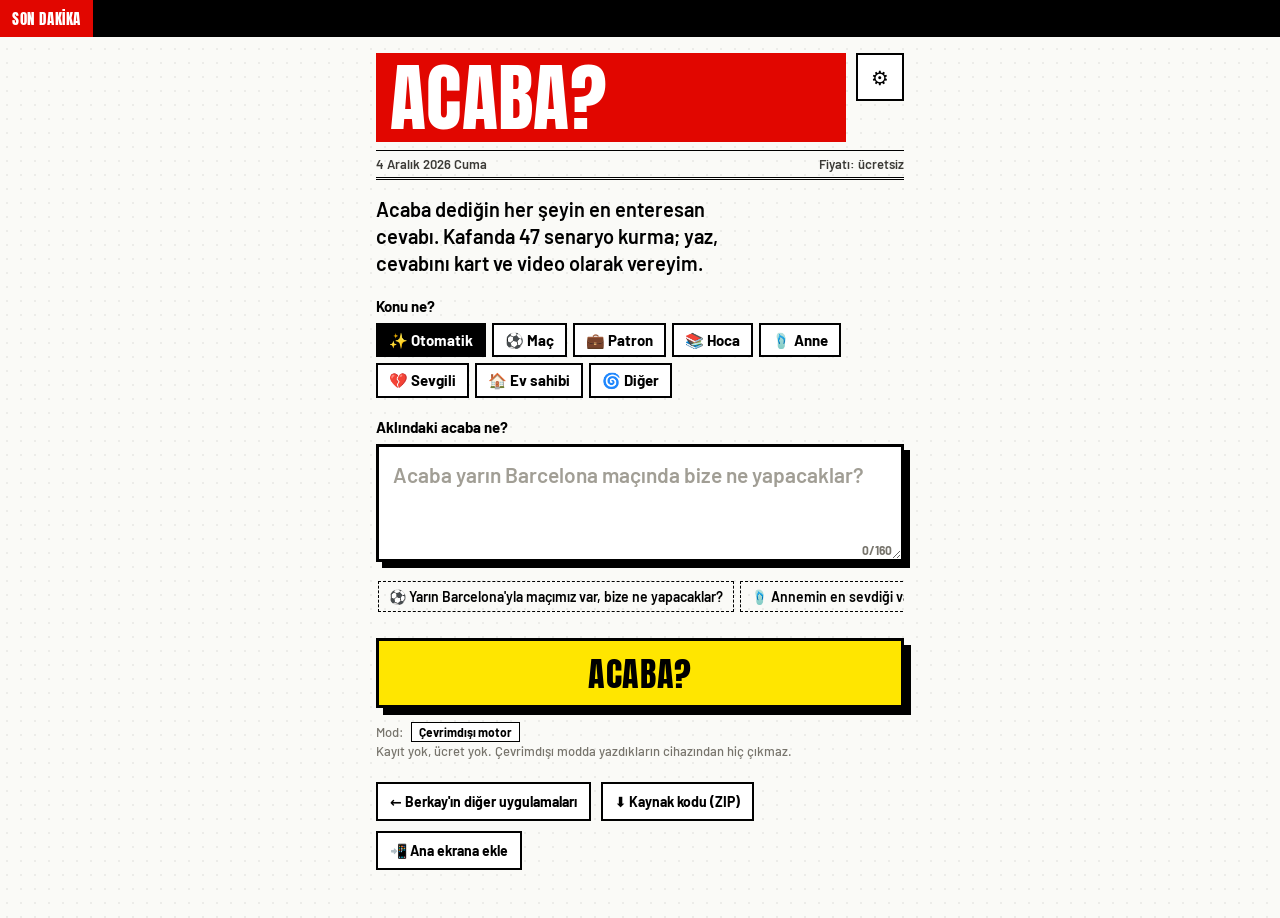
<file: apps/bize-ne-yapacak/index.html>
<!doctype html>
<html lang="tr">
<head>
<meta charset="utf-8">
<meta name="viewport" content="width=device-width, initial-scale=1">
<title>Acaba?</title>
<link rel="canonical" href="https://berkay.instaassist.tr/apps/acaba/index.html">
<meta http-equiv="refresh" content="0; url=/apps/acaba/index.html">
<script>location.replace('/apps/acaba/index.html');</script>
</head>
<body style="font-family:system-ui,sans-serif;background:#F4F1E9;color:#17191C;padding:24px">
<p>Uygulamanın yeni adı Acaba? — <a href="/apps/acaba/index.html">buradan aç</a></p>
</body>
</html>
</file>
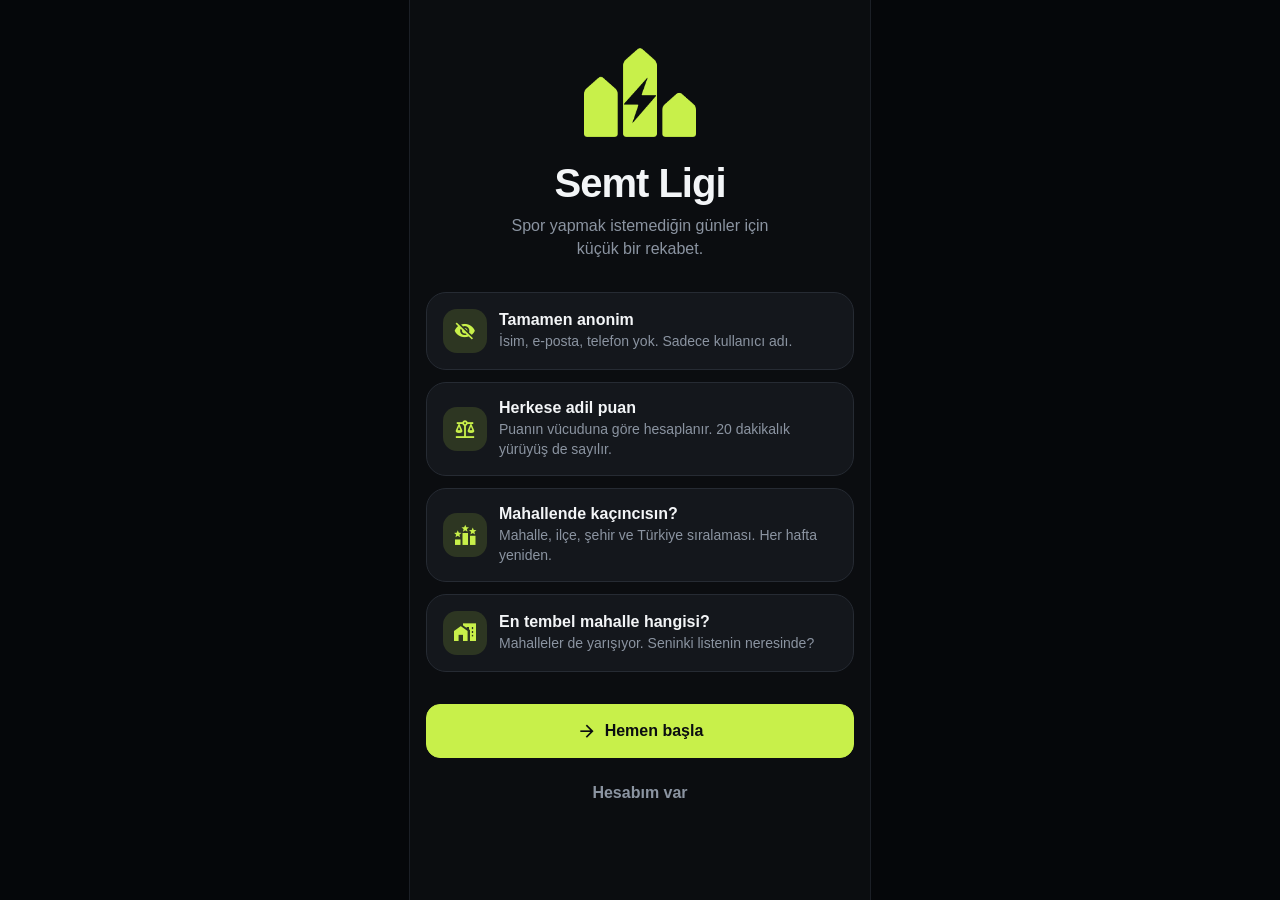
<file: apps/semt-ligi/index.html>
<!DOCTYPE html>
<html lang="tr">
  <head>
    <meta charset="utf-8" />
    <meta httpEquiv="X-UA-Compatible" content="IE=edge" />
    <meta name="viewport" content="width=device-width, initial-scale=1, shrink-to-fit=no, viewport-fit=cover" />
    <title>Semt Ligi</title>
    <meta name="description" content="Anonim mahalle spor ligi. İsim yok, e-posta yok; herkes vücuduna göre puan alır. Mahallen kaçıncı?" />
    <meta name="theme-color" content="#0B0D10" />
    <meta name="apple-mobile-web-app-capable" content="yes" />
    <meta name="mobile-web-app-capable" content="yes" />
    <meta name="apple-mobile-web-app-status-bar-style" content="black-translucent" />
    <meta name="apple-mobile-web-app-title" content="Semt Ligi" />
    <meta property="og:title" content="Semt Ligi" />
    <meta property="og:description" content="Fikir bende, ter sizde. Mahallen kaçıncı?" />
    <link rel="manifest" href="/apps/semt-ligi/manifest.json" />
    <link rel="apple-touch-icon" href="/apps/semt-ligi/icons/icon-180.png" />
    <style id="expo-reset">
      html,
      body {
        height: 100%;
        background-color: #0b0d10;
      }
      body {
        overflow: hidden;
      }
      #root {
        display: flex;
        height: 100%;
        flex: 1;
      }
      /* Bilgisayarda telefon genişliğinde ortada dursun */
      @media (min-width: 640px) {
        html, body { background-color: #05070a; }
        #root { max-width: 460px; margin: 0 auto; background-color: #0b0d10; box-shadow: 0 0 0 1px #1b1f26; }
      }
    </style>
  <link rel="icon" href="/apps/semt-ligi/favicon.ico"/></head>

  <body>
    <noscript>Semt Ligi'yi kullanmak için JavaScript'i aç.</noscript>
    <div id="root"></div>
  <script src="/apps/semt-ligi/_expo/static/js/web/entry-2c1868dc72d5c7d936a023665fffda3a.js" defer></script>
</body>
</html>
</file>
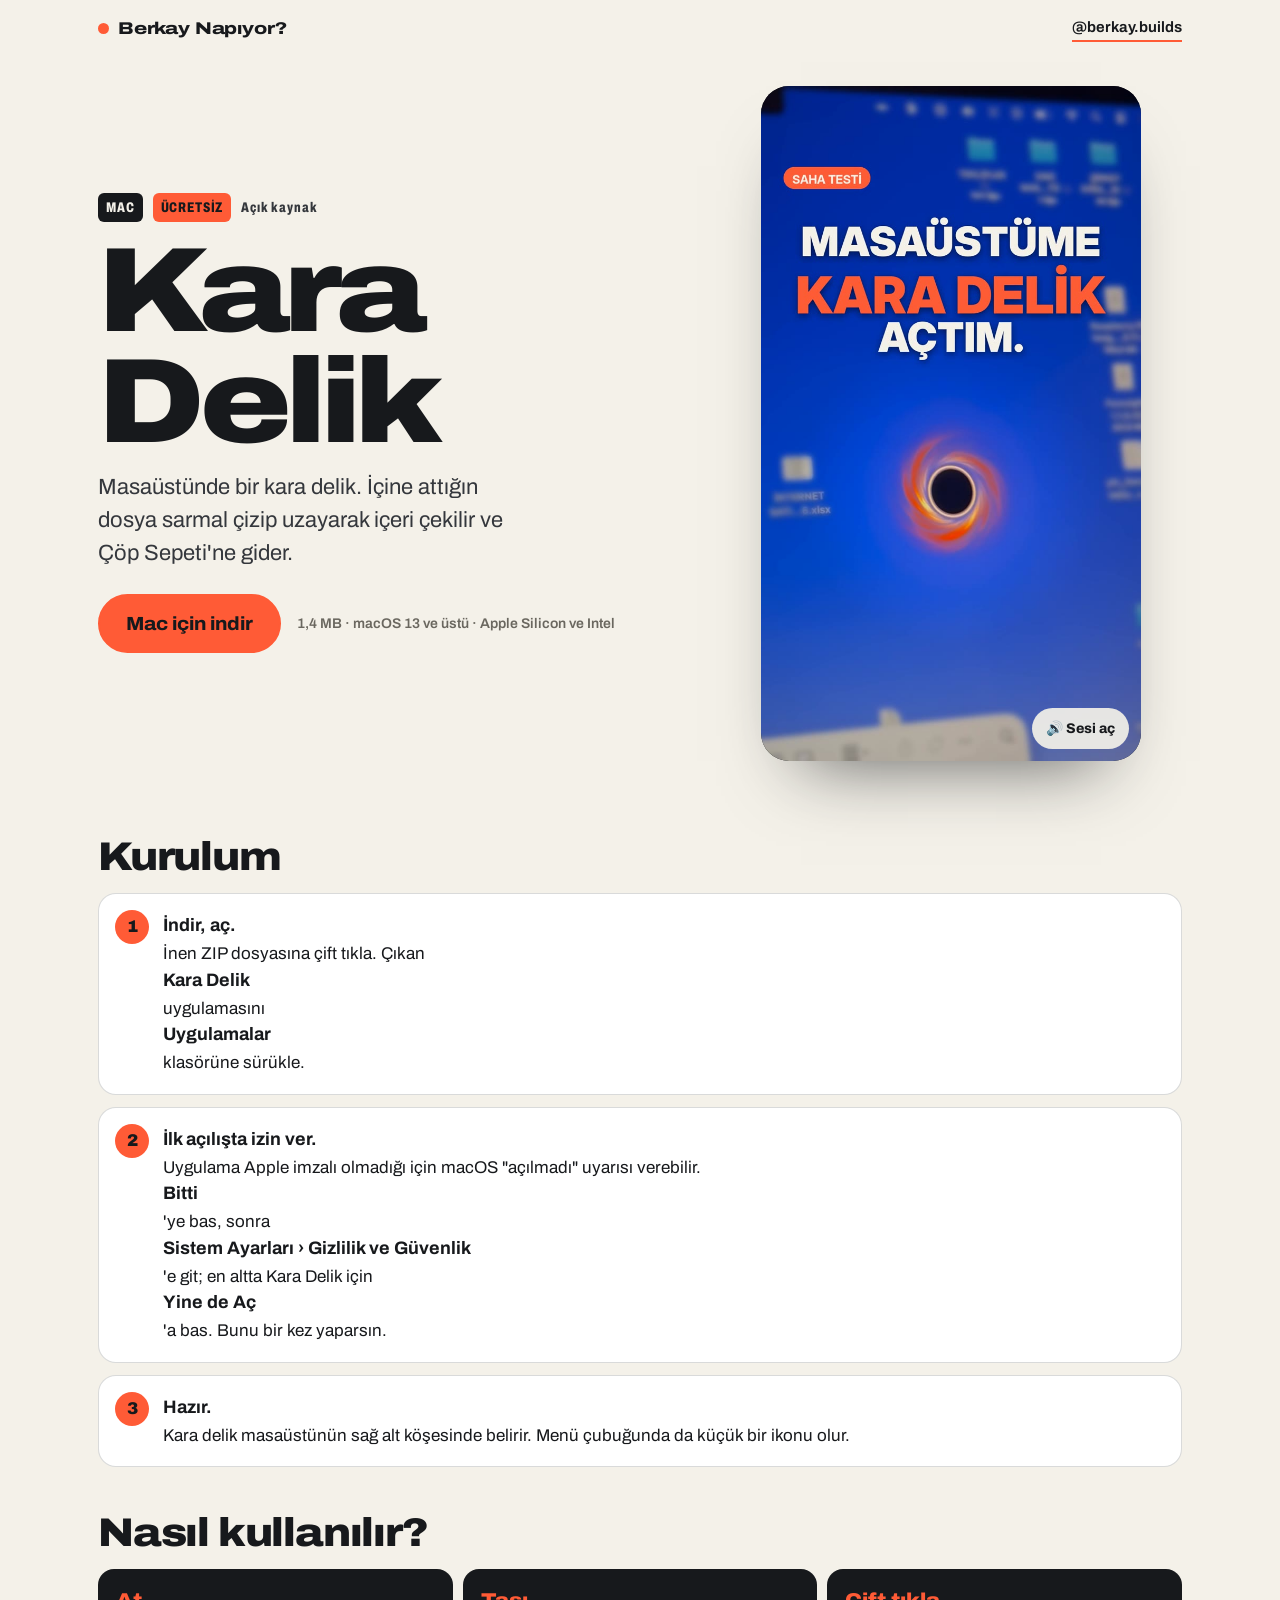
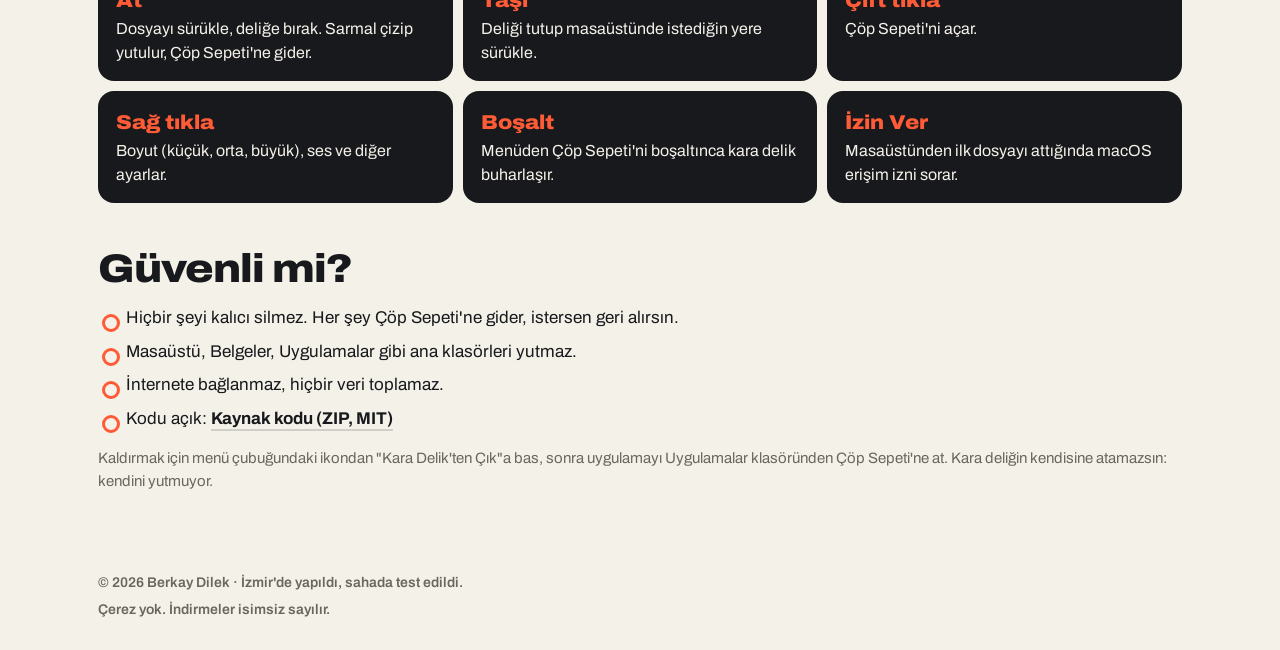
<file: mac/kara-delik/index.html>
<!doctype html>
<html lang="tr">
<head>
<meta charset="utf-8">
<meta name="viewport" content="width=device-width, initial-scale=1, viewport-fit=cover">
<title>Kara Delik — Mac için masaüstü kara delik · Berkay Napıyor?</title>
<meta name="description" content="Masaüstünde bir kara delik. İçine attığın dosya sarmal çizip içeri çekilir ve Çöp Sepeti'ne gider. Mac için ücretsiz, açık kaynak.">
<meta name="theme-color" content="#17191C">
<link rel="canonical" href="https://berkay.instaassist.tr/mac/kara-delik/">
<meta property="og:site_name" content="Berkay Napıyor?">
<meta property="og:title" content="Kara Delik — masaüstüne bir kara delik aç">
<meta property="og:description" content="Ne atarsan yutar, Çöp Sepeti'ne gönderir. Mac için ücretsiz.">
<meta property="og:type" content="website">
<meta property="og:url" content="https://berkay.instaassist.tr/mac/kara-delik/">
<meta property="og:image" content="https://berkay.instaassist.tr/assets/apps/kara-delik/og.jpg">
<meta property="og:image:width" content="1200">
<meta property="og:image:height" content="630">
<meta property="og:locale" content="tr_TR">
<meta name="twitter:card" content="summary_large_image">
<link rel="icon" href="/favicon.svg" type="image/svg+xml">
<link rel="preconnect" href="https://fonts.googleapis.com">
<link rel="preconnect" href="https://fonts.gstatic.com" crossorigin>
<link href="https://fonts.googleapis.com/css2?family=Archivo:wdth,wght@62..125,400..900&display=swap" rel="stylesheet">
<link rel="stylesheet" href="/assets/site.css">
<style>
  .kd{padding:8px 0 40px}
  .kd-hero{display:grid;gap:26px;align-items:center}
  @media (min-width:900px){.kd-hero{grid-template-columns:1.1fr .9fr;gap:56px;padding:20px 0 30px}}
  .kd-kicker{display:flex;flex-wrap:wrap;align-items:center;gap:10px;font-weight:800;font-stretch:72%;font-size:14px;letter-spacing:.06em;color:var(--ink-2)}
  .kd-kicker span{background:var(--ink);color:var(--paper);border-radius:6px;padding:4px 8px}
  .kd-kicker em{font-style:normal;background:var(--signal);color:var(--ink);border-radius:6px;padding:4px 8px}
  .kd h1{font-weight:880;font-stretch:118%;font-size:clamp(54px,15vw,120px);line-height:.92;letter-spacing:-.045em;margin-top:14px}
  .kd .lead{font-size:clamp(18px,4.6vw,22px);color:var(--ink-2);max-width:32ch;margin-top:14px}
  .kd-cta{display:flex;flex-wrap:wrap;align-items:center;gap:12px 16px;margin-top:24px}
  .kd-cta .btn{font-size:19px;padding:18px 26px}
  .kd-meta{font-size:14px;color:var(--muted);font-weight:600}
  .kd-mobile{margin-top:16px;padding:14px 16px;border-radius:16px;background:var(--paper-2);font-size:16px;line-height:1.45}
  .kd-mobile b{white-space:nowrap}
  .kd-mobile button{margin-top:10px}
  .kd-video{position:relative;justify-self:center;width:min(100%,380px);aspect-ratio:9/16;border-radius:28px;overflow:hidden;background:var(--ink);box-shadow:0 40px 70px -40px rgba(23,25,28,.7)}
  .kd-video video{width:100%;height:100%;object-fit:cover;display:block}
  .kd-sound{position:absolute;right:12px;bottom:12px;border:0;border-radius:999px;padding:10px 14px;font-weight:750;font-size:14px;background:rgba(244,241,233,.92);color:var(--ink);cursor:pointer}
  .kd h2{font-weight:850;font-stretch:112%;font-size:clamp(28px,7vw,40px);line-height:1;letter-spacing:-.03em;margin:46px 0 16px}
  .kd-steps{list-style:none;counter-reset:s;display:grid;gap:12px;padding:0}
  .kd-steps li{counter-increment:s;position:relative;padding:18px 18px 18px 64px;border-radius:18px;background:#fff;border:1px solid var(--line);font-size:17px}
  .kd-steps li::before{content:counter(s);position:absolute;left:16px;top:16px;width:34px;height:34px;border-radius:50%;background:var(--signal);color:var(--ink);font-weight:900;display:grid;place-items:center;font-size:17px}
  .kd-steps li b{display:block;font-size:18px;margin-bottom:2px}
  .kd-grid{list-style:none;display:grid;gap:10px;padding:0;grid-template-columns:1fr}
  @media (min-width:640px){.kd-grid{grid-template-columns:1fr 1fr}}
  @media (min-width:980px){.kd-grid{grid-template-columns:1fr 1fr 1fr}}
  .kd-grid li{padding:16px 18px;border-radius:16px;background:var(--ink);color:var(--paper);font-size:16px}
  .kd-grid li b{display:block;color:var(--signal);font-weight:850;font-stretch:112%;font-size:20px;margin-bottom:2px}
  .kd-safe{list-style:none;display:grid;gap:8px;padding:0;font-size:17px}
  .kd-safe li{padding-left:28px;position:relative}
  .kd-safe li::before{content:"";position:absolute;left:4px;top:.55em;width:12px;height:12px;border-radius:50%;border:3px solid var(--signal)}
  .kd-note{margin-top:16px;color:var(--muted);font-size:15px}
  footer{display:flex;flex-direction:column;gap:6px;padding:40px 0 30px;color:var(--muted);font-size:14px}
</style>
<script>
  // Sitedeki "İndir" linkleri ?yukle=1 ile gelebilir: burada telefon yüklemesi yok, Mac indirmesine kaydır
  (function () {
    try {
      var u = new URL(location.href);
      if (u.searchParams.has('yukle')) { u.searchParams.delete('yukle'); history.replaceState(null, '', u.href); window.__kdJump = true; }
    } catch (e) {}
  })();
</script>
<script src="/assets/bk-app.js" data-app="kara-delik" data-name="Kara Delik" defer></script>
</head>
<body>
<div class="wrap">
  <header class="top">
    <a class="mark" href="/"><i></i>Berkay Napıyor?</a>
    <a class="ig" href="https://www.instagram.com/berkay.builds/" target="_blank" rel="noopener">@berkay.builds</a>
  </header>

  <main class="kd">
    <section class="kd-hero">
      <div>
        <p class="kd-kicker"><span>MAC</span><em>ÜCRETSİZ</em>Açık kaynak</p>
        <h1>Kara Delik</h1>
        <p class="lead">Masaüstünde bir kara delik. İçine attığın dosya sarmal çizip uzayarak içeri çekilir ve Çöp Sepeti'ne gider.</p>
        <div class="kd-cta" id="indir">
          <a class="btn signal" id="dl" href="/downloads/kara-delik-mac.zip" download>Mac için indir</a>
          <span class="kd-meta">1,4 MB · macOS 13 ve üstü · Apple Silicon ve Intel</span>
        </div>
        <div class="kd-mobile" id="mobile" hidden>
          Bu bir <b>Mac uygulaması</b>. Bilgisayarından <b>berkay.instaassist.tr/kara-delik</b> adresini aç ve oradan indir.
          <div><button type="button" class="btn small" id="share">Linki kendime gönder</button></div>
        </div>
      </div>
      <div class="kd-video">
        <video id="vid" src="/assets/apps/kara-delik/kara-delik.mp4" poster="/assets/apps/kara-delik/poster.jpg" autoplay muted loop playsinline preload="metadata"></video>
        <button type="button" class="kd-sound" id="sound">🔊 Sesi aç</button>
      </div>
    </section>

    <h2>Kurulum</h2>
    <ol class="kd-steps">
      <li><b>İndir, aç.</b>İnen ZIP dosyasına çift tıkla. Çıkan <b>Kara Delik</b> uygulamasını <b>Uygulamalar</b> klasörüne sürükle.</li>
      <li><b>İlk açılışta izin ver.</b>Uygulama Apple imzalı olmadığı için macOS "açılmadı" uyarısı verebilir. <b>Bitti</b>'ye bas, sonra <b>Sistem Ayarları › Gizlilik ve Güvenlik</b>'e git; en altta Kara Delik için <b>Yine de Aç</b>'a bas. Bunu bir kez yaparsın.</li>
      <li><b>Hazır.</b>Kara delik masaüstünün sağ alt köşesinde belirir. Menü çubuğunda da küçük bir ikonu olur.</li>
    </ol>

    <h2>Nasıl kullanılır?</h2>
    <ul class="kd-grid">
      <li><b>At</b>Dosyayı sürükle, deliğe bırak. Sarmal çizip yutulur, Çöp Sepeti'ne gider.</li>
      <li><b>Taşı</b>Deliği tutup masaüstünde istediğin yere sürükle.</li>
      <li><b>Çift tıkla</b>Çöp Sepeti'ni açar.</li>
      <li><b>Sağ tıkla</b>Boyut (küçük, orta, büyük), ses ve diğer ayarlar.</li>
      <li><b>Boşalt</b>Menüden Çöp Sepeti'ni boşaltınca kara delik buharlaşır.</li>
      <li><b>İzin Ver</b>Masaüstünden ilk dosyayı attığında macOS erişim izni sorar.</li>
    </ul>

    <h2>Güvenli mi?</h2>
    <ul class="kd-safe">
      <li>Hiçbir şeyi kalıcı silmez. Her şey Çöp Sepeti'ne gider, istersen geri alırsın.</li>
      <li>Masaüstü, Belgeler, Uygulamalar gibi ana klasörleri yutmaz.</li>
      <li>İnternete bağlanmaz, hiçbir veri toplamaz.</li>
      <li>Kodu açık: <a class="link" id="src" href="/downloads/kara-delik-kaynak.zip" download>Kaynak kodu (ZIP, MIT)</a></li>
    </ul>
    <p class="kd-note">Kaldırmak için menü çubuğundaki ikondan "Kara Delik'ten Çık"a bas, sonra uygulamayı Uygulamalar klasöründen Çöp Sepeti'ne at. Kara deliğin kendisine atamazsın: kendini yutmuyor.</p>
  </main>

  <footer>
    <span>© 2026 Berkay Dilek · İzmir'de yapıldı, sahada test edildi.</span>
    <span>Çerez yok. İndirmeler isimsiz sayılır.</span>
  </footer>
</div>
<script>
(function () {
  var SAYAC = 'https://bk-sayac.berkaydilekk.workers.dev';
  function count(kind) {
    try {
      if (location.hostname !== 'berkay.instaassist.tr' || localStorage.getItem('bk-me')) return;
      var body = JSON.stringify({ a: 'kara-delik', t: kind });
      if (navigator.sendBeacon) navigator.sendBeacon(SAYAC + '/e', body);
    } catch (e) {}
  }
  document.getElementById('dl').addEventListener('click', function () { count('download'); });
  document.getElementById('src').addEventListener('click', function () { count('source'); });

  var ua = navigator.userAgent || '';
  var mobile = /iphone|ipad|ipod|android/i.test(ua) || (navigator.platform === 'MacIntel' && navigator.maxTouchPoints > 1);
  if (mobile) {
    document.getElementById('mobile').hidden = false;
    var sh = document.getElementById('share');
    sh.addEventListener('click', function () {
      var url = 'https://berkay.instaassist.tr/kara-delik';
      if (navigator.share) { navigator.share({ title: 'Kara Delik', text: 'Mac için masaüstü kara delik', url: url }).catch(function () {}); }
      else if (navigator.clipboard) { navigator.clipboard.writeText(url).then(function () { sh.textContent = 'Kopyalandı'; }); }
    });
  }
  if (window.__kdJump) { var el = document.getElementById('indir'); if (el) el.scrollIntoView({ block: 'center' }); }

  var v = document.getElementById('vid'), b = document.getElementById('sound');
  b.addEventListener('click', function () {
    v.muted = !v.muted;
    if (!v.muted) { v.currentTime = 0; v.play().catch(function () {}); }
    b.textContent = v.muted ? '🔊 Sesi aç' : '🔇 Sesi kapat';
  });
})();
</script>
</body>
</html>
</file>
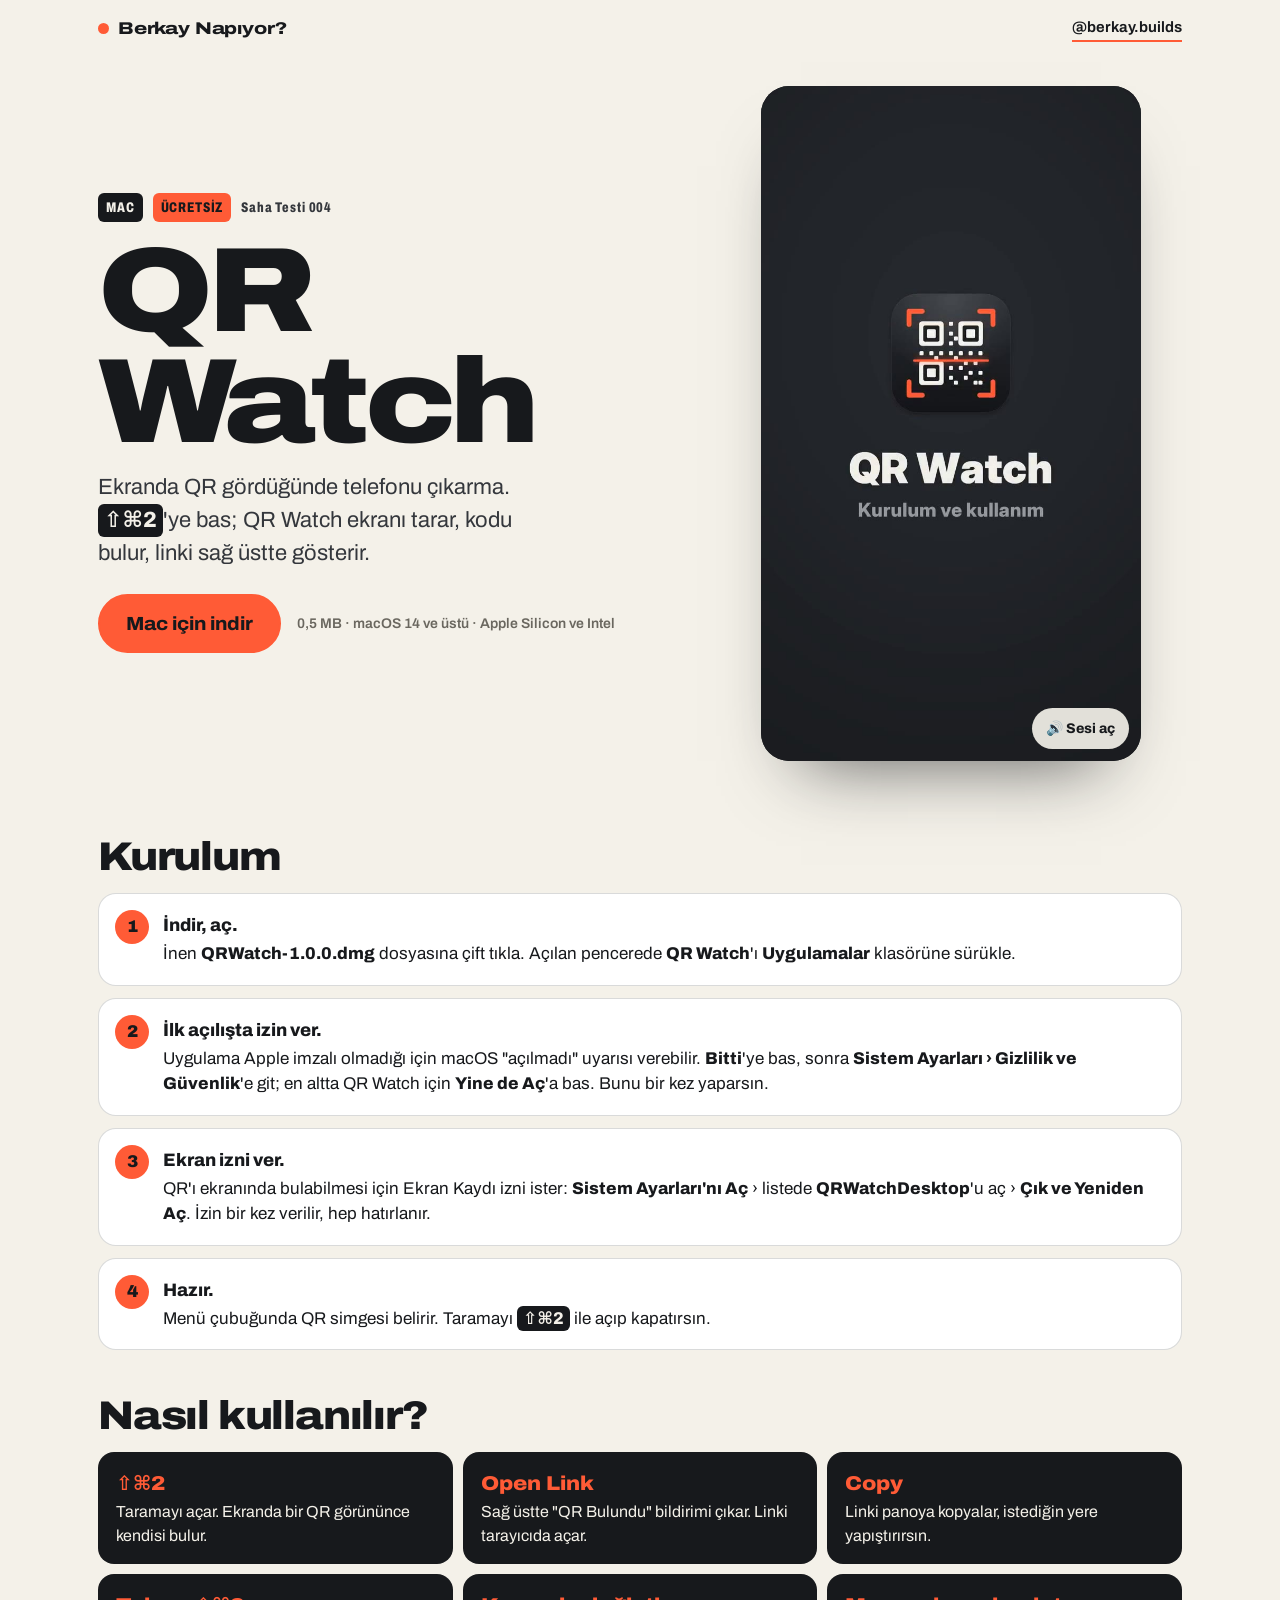
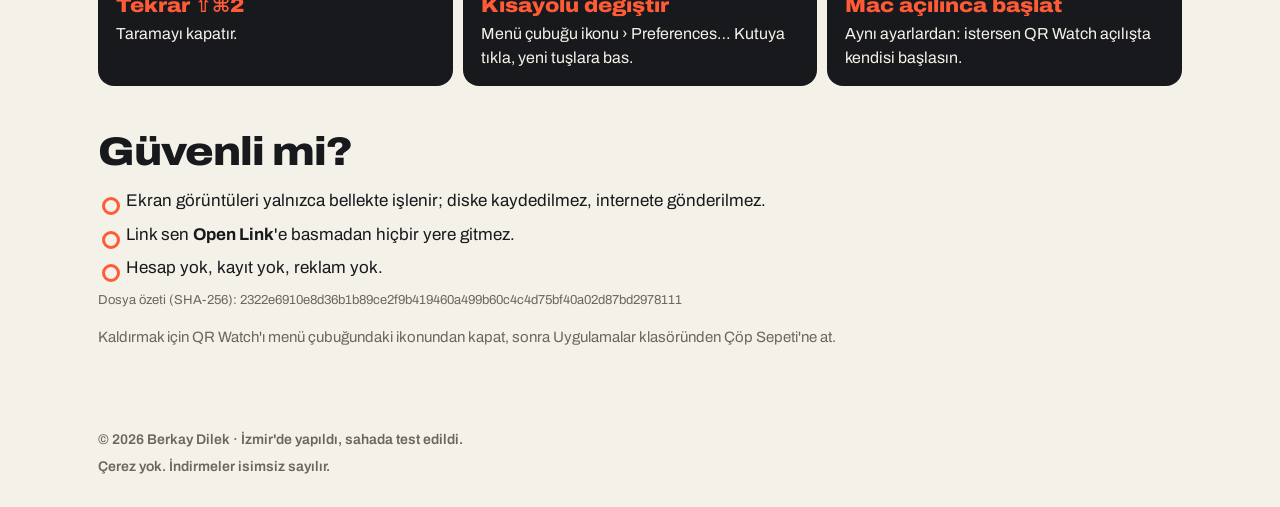
<file: mac/qr-watch/index.html>
<!doctype html>
<html lang="tr">
<head>
<meta charset="utf-8">
<meta name="viewport" content="width=device-width, initial-scale=1, viewport-fit=cover">
<title>QR Watch — Mac için ekrandaki QR okuyucu · Berkay Napıyor?</title>
<meta name="description" content="Ekranda QR gördüğünde telefona uzanma: ⇧⌘2'ye bas, QR Watch kodu bulur ve linki bildirim olarak gösterir. Mac için ücretsiz.">
<meta name="theme-color" content="#17191C">
<link rel="canonical" href="https://berkay.instaassist.tr/mac/qr-watch/">
<meta property="og:site_name" content="Berkay Napıyor?">
<meta property="og:title" content="QR Watch — ekrandaki QR'ı telefonsuz oku">
<meta property="og:description" content="⇧⌘2'ye bas, link karşında. Mac için ücretsiz.">
<meta property="og:type" content="website">
<meta property="og:url" content="https://berkay.instaassist.tr/mac/qr-watch/">
<meta property="og:image" content="https://berkay.instaassist.tr/assets/apps/qr-watch/og.jpg">
<meta property="og:image:width" content="1200">
<meta property="og:image:height" content="630">
<meta property="og:locale" content="tr_TR">
<meta name="twitter:card" content="summary_large_image">
<link rel="icon" href="/favicon.svg" type="image/svg+xml">
<link rel="preconnect" href="https://fonts.googleapis.com">
<link rel="preconnect" href="https://fonts.gstatic.com" crossorigin>
<link href="https://fonts.googleapis.com/css2?family=Archivo:wdth,wght@62..125,400..900&display=swap" rel="stylesheet">
<link rel="stylesheet" href="/assets/site.css">
<style>
  .kd{padding:8px 0 40px}
  .kd-hero{display:grid;gap:26px;align-items:center}
  @media (min-width:900px){.kd-hero{grid-template-columns:1.1fr .9fr;gap:56px;padding:20px 0 30px}}
  .kd-kicker{display:flex;flex-wrap:wrap;align-items:center;gap:10px;font-weight:800;font-stretch:72%;font-size:14px;letter-spacing:.06em;color:var(--ink-2)}
  .kd-kicker span{background:var(--ink);color:var(--paper);border-radius:6px;padding:4px 8px}
  .kd-kicker em{font-style:normal;background:var(--signal);color:var(--ink);border-radius:6px;padding:4px 8px}
  .kd h1{font-weight:880;font-stretch:118%;font-size:clamp(54px,15vw,120px);line-height:.92;letter-spacing:-.045em;margin-top:14px}
  .kd .lead{font-size:clamp(18px,4.6vw,22px);color:var(--ink-2);max-width:32ch;margin-top:14px}
  .kd-cta{display:flex;flex-wrap:wrap;align-items:center;gap:12px 16px;margin-top:24px}
  .kd-cta .btn{font-size:19px;padding:18px 26px}
  .kd-meta{font-size:14px;color:var(--muted);font-weight:600}
  .kd-mobile{margin-top:16px;padding:14px 16px;border-radius:16px;background:var(--paper-2);font-size:16px;line-height:1.45}
  .kd-mobile b{white-space:nowrap}
  .kd-mobile button{margin-top:10px}
  .kd-video{position:relative;justify-self:center;width:min(100%,380px);aspect-ratio:9/16;border-radius:28px;overflow:hidden;background:var(--ink);box-shadow:0 40px 70px -40px rgba(23,25,28,.7)}
  .kd-video video{width:100%;height:100%;object-fit:cover;display:block}
  .kd-sound{position:absolute;right:12px;bottom:12px;border:0;border-radius:999px;padding:10px 14px;font-weight:750;font-size:14px;background:rgba(244,241,233,.92);color:var(--ink);cursor:pointer}
  .kd h2{font-weight:850;font-stretch:112%;font-size:clamp(28px,7vw,40px);line-height:1;letter-spacing:-.03em;margin:46px 0 16px}
  .kd-steps{list-style:none;counter-reset:s;display:grid;gap:12px;padding:0}
  .kd-steps li{counter-increment:s;position:relative;padding:18px 18px 18px 64px;border-radius:18px;background:#fff;border:1px solid var(--line);font-size:17px}
  .kd-steps li::before{content:counter(s);position:absolute;left:16px;top:16px;width:34px;height:34px;border-radius:50%;background:var(--signal);color:var(--ink);font-weight:900;display:grid;place-items:center;font-size:17px}
  .kd-steps li b{font-weight:800}
  .kd-steps li b:first-child{display:block;font-size:18px;margin-bottom:2px}
  .kd-grid{list-style:none;display:grid;gap:10px;padding:0;grid-template-columns:1fr}
  @media (min-width:640px){.kd-grid{grid-template-columns:1fr 1fr}}
  @media (min-width:980px){.kd-grid{grid-template-columns:1fr 1fr 1fr}}
  .kd-grid li{padding:16px 18px;border-radius:16px;background:var(--ink);color:var(--paper);font-size:16px}
  .kd-grid li b{display:block;color:var(--signal);font-weight:850;font-stretch:112%;font-size:20px;margin-bottom:2px}
  .kd-safe{list-style:none;display:grid;gap:8px;padding:0;font-size:17px}
  .kd-safe li{padding-left:28px;position:relative}
  .kd-safe li::before{content:"";position:absolute;left:4px;top:.55em;width:12px;height:12px;border-radius:50%;border:3px solid var(--signal)}
  .kd-note{margin-top:16px;color:var(--muted);font-size:15px}
  .kd-sum{margin-top:10px;font-size:13px;color:var(--muted);word-break:break-all}
  .kd-key{display:inline-block;background:var(--ink);color:var(--paper);border-radius:6px;padding:0 6px;font-weight:800;white-space:nowrap}
  footer{display:flex;flex-direction:column;gap:6px;padding:40px 0 30px;color:var(--muted);font-size:14px}
</style>
<script>
  // Sitedeki "İndir" linkleri ?yukle=1 ile gelebilir: burada telefon yüklemesi yok, Mac indirmesine kaydır
  (function () {
    try {
      var u = new URL(location.href);
      if (u.searchParams.has('yukle')) { u.searchParams.delete('yukle'); history.replaceState(null, '', u.href); window.__kdJump = true; }
    } catch (e) {}
  })();
</script>
<script src="/assets/bk-app.js" data-app="qr-watch" data-name="QR Watch" defer></script>
</head>
<body>
<div class="wrap">
  <header class="top">
    <a class="mark" href="/"><i></i>Berkay Napıyor?</a>
    <a class="ig" href="https://www.instagram.com/berkay.builds/" target="_blank" rel="noopener">@berkay.builds</a>
  </header>

  <main class="kd">
    <section class="kd-hero">
      <div>
        <p class="kd-kicker"><span>MAC</span><em>ÜCRETSİZ</em>Saha Testi 004</p>
        <h1>QR Watch</h1>
        <p class="lead">Ekranda QR gördüğünde telefonu çıkarma. <span class="kd-key">⇧⌘2</span>'ye bas; QR Watch ekranı tarar, kodu bulur, linki sağ üstte gösterir.</p>
        <div class="kd-cta" id="indir">
          <a class="btn signal" id="dl" href="/downloads/QRWatch-1.0.0.dmg" download>Mac için indir</a>
          <span class="kd-meta">0,5 MB · macOS 14 ve üstü · Apple Silicon ve Intel</span>
        </div>
        <div class="kd-mobile" id="mobile" hidden>
          Bu bir <b>Mac uygulaması</b>. Bilgisayarından <b>berkay.instaassist.tr/qr-watch</b> adresini aç ve oradan indir.
          <div><button type="button" class="btn small" id="share">Linki kendime gönder</button></div>
        </div>
      </div>
      <div class="kd-video">
        <video id="vid" src="/assets/apps/qr-watch/qr-watch.mp4" poster="/assets/apps/qr-watch/poster.jpg" autoplay muted loop playsinline preload="metadata"></video>
        <button type="button" class="kd-sound" id="sound">🔊 Sesi aç</button>
      </div>
    </section>

    <h2>Kurulum</h2>
    <ol class="kd-steps">
      <li><b>İndir, aç.</b>İnen <b>QRWatch-1.0.0.dmg</b> dosyasına çift tıkla. Açılan pencerede <b>QR Watch</b>'ı <b>Uygulamalar</b> klasörüne sürükle.</li>
      <li><b>İlk açılışta izin ver.</b>Uygulama Apple imzalı olmadığı için macOS "açılmadı" uyarısı verebilir. <b>Bitti</b>'ye bas, sonra <b>Sistem Ayarları › Gizlilik ve Güvenlik</b>'e git; en altta QR Watch için <b>Yine de Aç</b>'a bas. Bunu bir kez yaparsın.</li>
      <li><b>Ekran izni ver.</b>QR'ı ekranında bulabilmesi için Ekran Kaydı izni ister: <b>Sistem Ayarları'nı Aç</b> › listede <b>QRWatchDesktop</b>'u aç › <b>Çık ve Yeniden Aç</b>. İzin bir kez verilir, hep hatırlanır.</li>
      <li><b>Hazır.</b>Menü çubuğunda QR simgesi belirir. Taramayı <span class="kd-key">⇧⌘2</span> ile açıp kapatırsın.</li>
    </ol>

    <h2>Nasıl kullanılır?</h2>
    <ul class="kd-grid">
      <li><b>⇧⌘2</b>Taramayı açar. Ekranda bir QR görününce kendisi bulur.</li>
      <li><b>Open Link</b>Sağ üstte "QR Bulundu" bildirimi çıkar. Linki tarayıcıda açar.</li>
      <li><b>Copy</b>Linki panoya kopyalar, istediğin yere yapıştırırsın.</li>
      <li><b>Tekrar ⇧⌘2</b>Taramayı kapatır.</li>
      <li><b>Kısayolu değiştir</b>Menü çubuğu ikonu › Preferences… Kutuya tıkla, yeni tuşlara bas.</li>
      <li><b>Mac açılınca başlat</b>Aynı ayarlardan: istersen QR Watch açılışta kendisi başlasın.</li>
    </ul>

    <h2>Güvenli mi?</h2>
    <ul class="kd-safe">
      <li>Ekran görüntüleri yalnızca bellekte işlenir; diske kaydedilmez, internete gönderilmez.</li>
      <li>Link sen <b>Open Link</b>'e basmadan hiçbir yere gitmez.</li>
      <li>Hesap yok, kayıt yok, reklam yok.</li>
    </ul>
    <p class="kd-sum">Dosya özeti (SHA-256): 2322e6910e8d36b1b89ce2f9b419460a499b60c4c4d75bf40a02d87bd2978111</p>
    <p class="kd-note">Kaldırmak için QR Watch'ı menü çubuğundaki ikonundan kapat, sonra Uygulamalar klasöründen Çöp Sepeti'ne at.</p>
  </main>

  <footer>
    <span>© 2026 Berkay Dilek · İzmir'de yapıldı, sahada test edildi.</span>
    <span>Çerez yok. İndirmeler isimsiz sayılır.</span>
  </footer>
</div>
<script>
(function () {
  var SAYAC = 'https://bk-sayac.berkaydilekk.workers.dev';
  function count(kind) {
    try {
      if (location.hostname !== 'berkay.instaassist.tr' || localStorage.getItem('bk-me')) return;
      var body = JSON.stringify({ a: 'qr-watch', t: kind });
      if (navigator.sendBeacon) navigator.sendBeacon(SAYAC + '/e', body);
    } catch (e) {}
  }
  document.getElementById('dl').addEventListener('click', function () { count('download'); });

  var ua = navigator.userAgent || '';
  var mobile = /iphone|ipad|ipod|android/i.test(ua) || (navigator.platform === 'MacIntel' && navigator.maxTouchPoints > 1);
  if (mobile) {
    document.getElementById('mobile').hidden = false;
    var sh = document.getElementById('share');
    sh.addEventListener('click', function () {
      var url = 'https://berkay.instaassist.tr/qr-watch';
      if (navigator.share) { navigator.share({ title: 'QR Watch', text: 'Mac için ekrandaki QR okuyucu', url: url }).catch(function () {}); }
      else if (navigator.clipboard) { navigator.clipboard.writeText(url).then(function () { sh.textContent = 'Kopyalandı'; }); }
    });
  }
  if (window.__kdJump) { var el = document.getElementById('indir'); if (el) el.scrollIntoView({ block: 'center' }); }

  var v = document.getElementById('vid'), b = document.getElementById('sound');
  b.addEventListener('click', function () {
    v.muted = !v.muted;
    if (!v.muted) { v.currentTime = 0; v.play().catch(function () {}); }
    b.textContent = v.muted ? '🔊 Sesi aç' : '🔇 Sesi kapat';
  });
})();
</script>
</body>
</html>
</file>
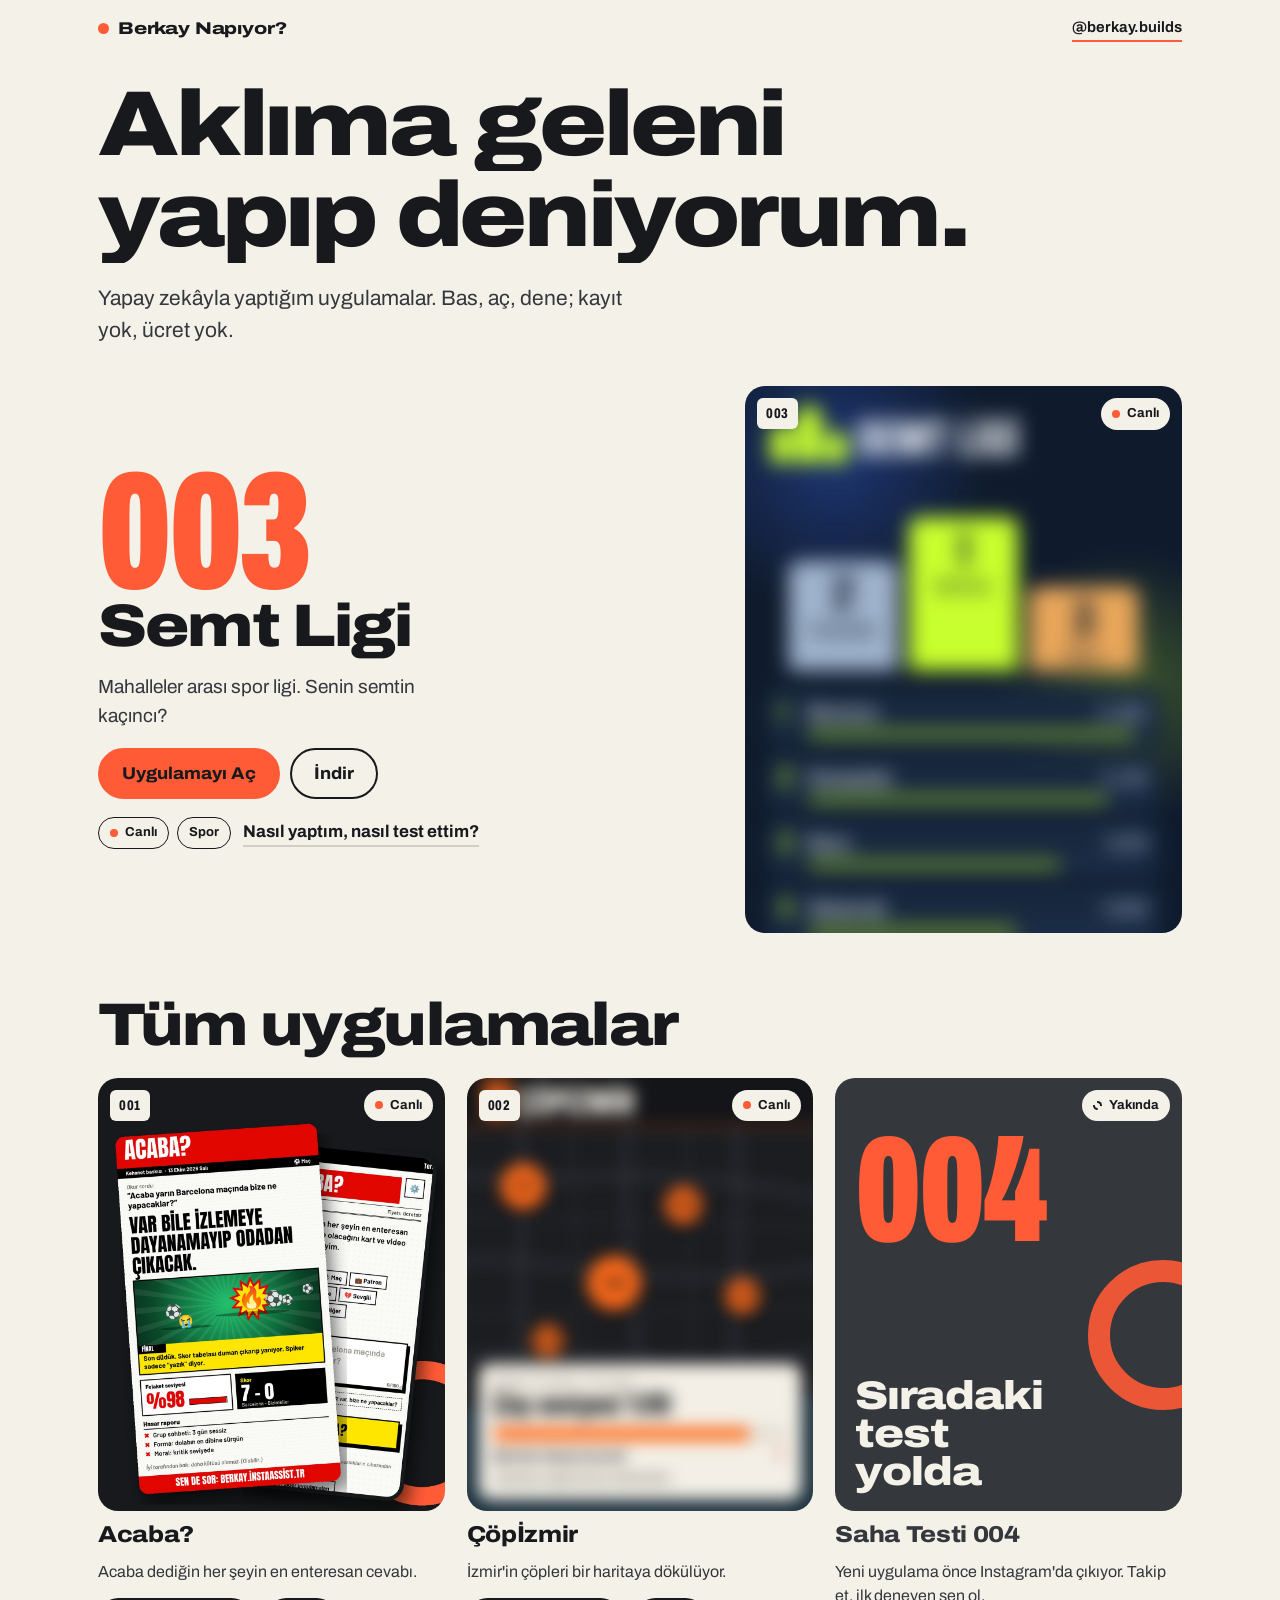
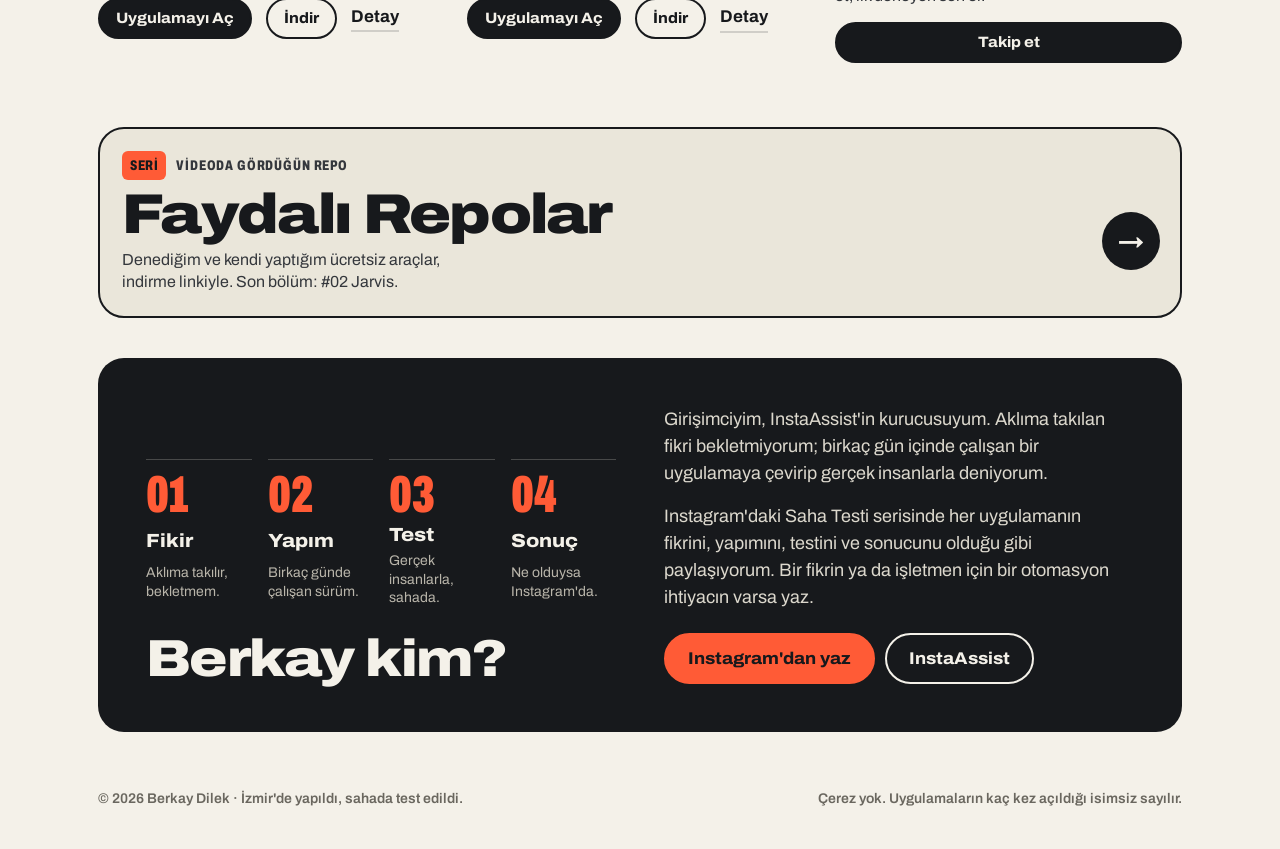
<file: app.html>
<!doctype html>
<html lang="tr">
<head>
<meta charset="utf-8">
<meta name="viewport" content="width=device-width, initial-scale=1">
<title>Berkay Napıyor?</title>
<meta name="robots" content="noindex">
<!-- Eski adres: app.html?a=acaba → /acaba/ -->
<script>
var s = (new URLSearchParams(location.search).get('a') || '').toLowerCase().replace(/[^a-z0-9-]/g, '');
if (s === 'bize-ne-yapacak') s = 'acaba';
location.replace(s ? '/' + s + '/' : '/');
</script>
<noscript><meta http-equiv="refresh" content="0; url=/"></noscript>
</head>
<body style="font-family:system-ui,sans-serif;background:#F4F1E9;color:#17191C;padding:24px">
<p><a href="/">Berkay Napıyor?</a></p>
</body>
</html>
</file>
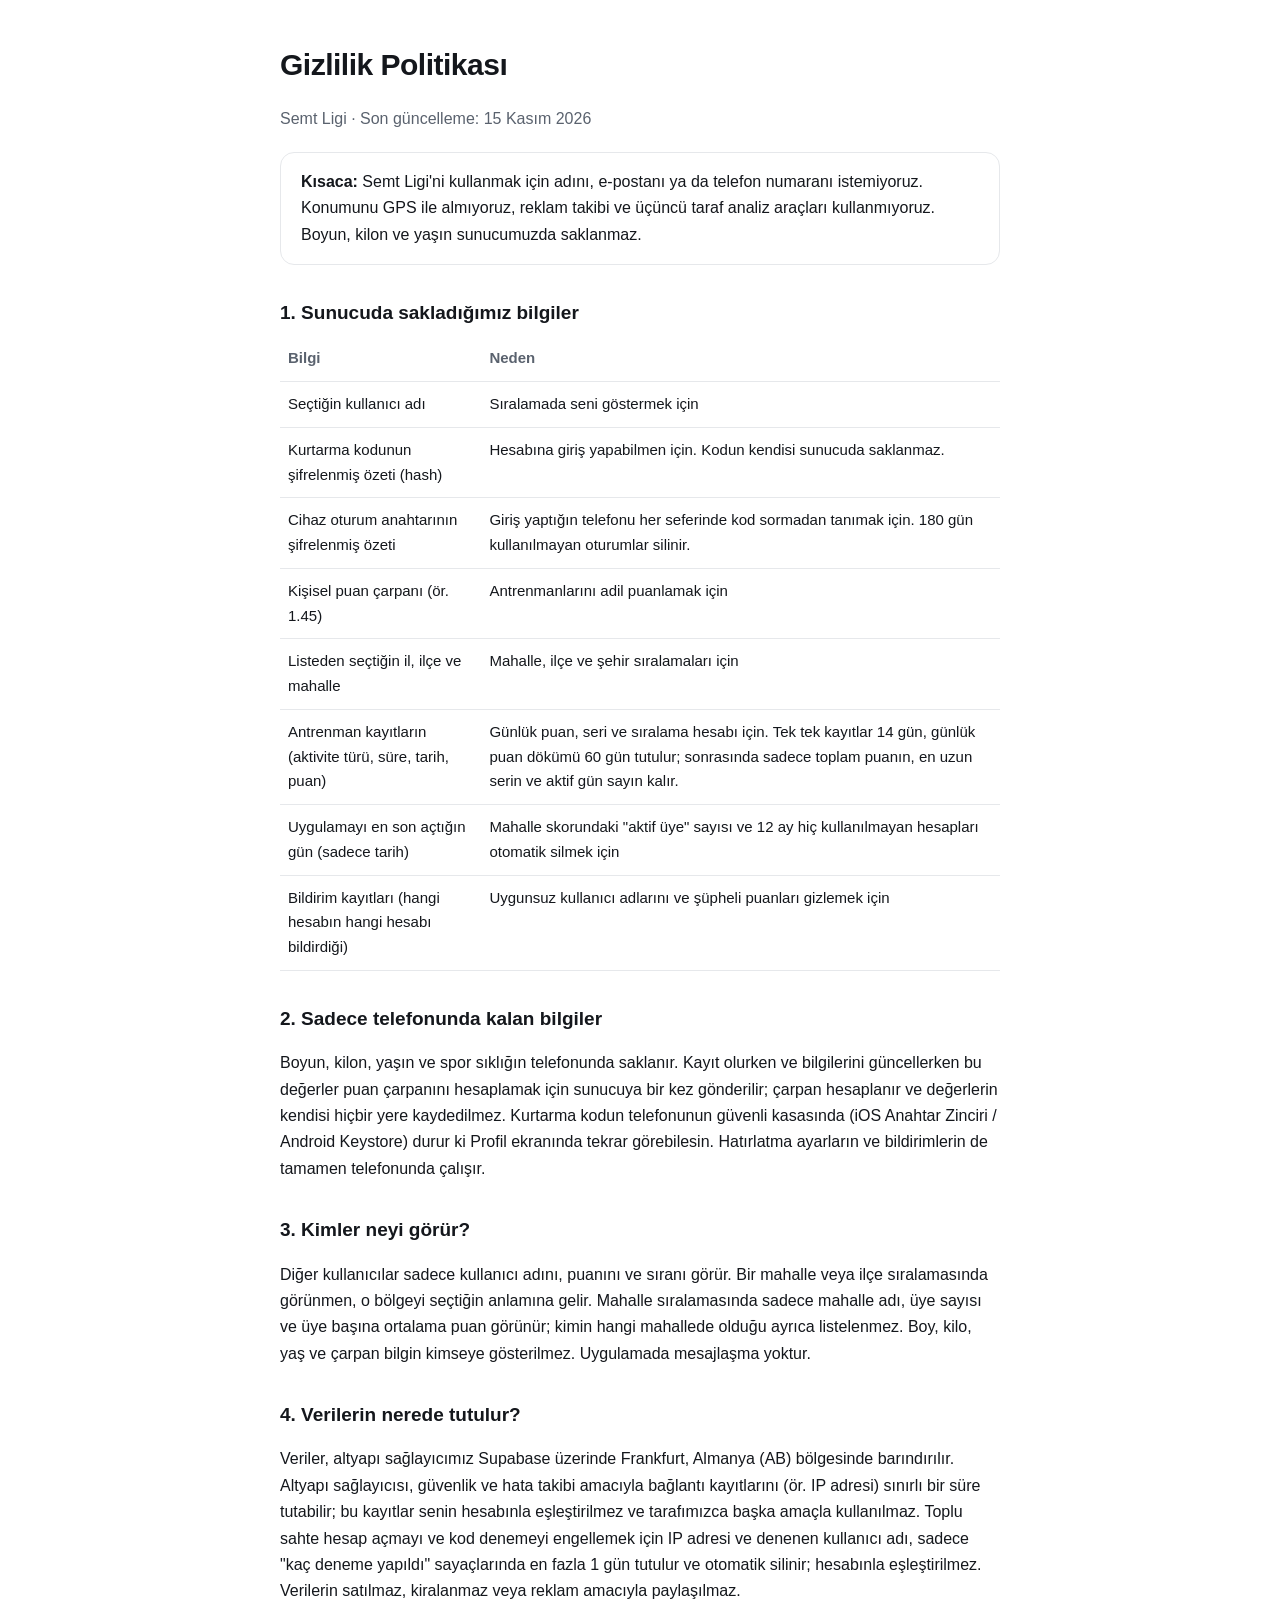
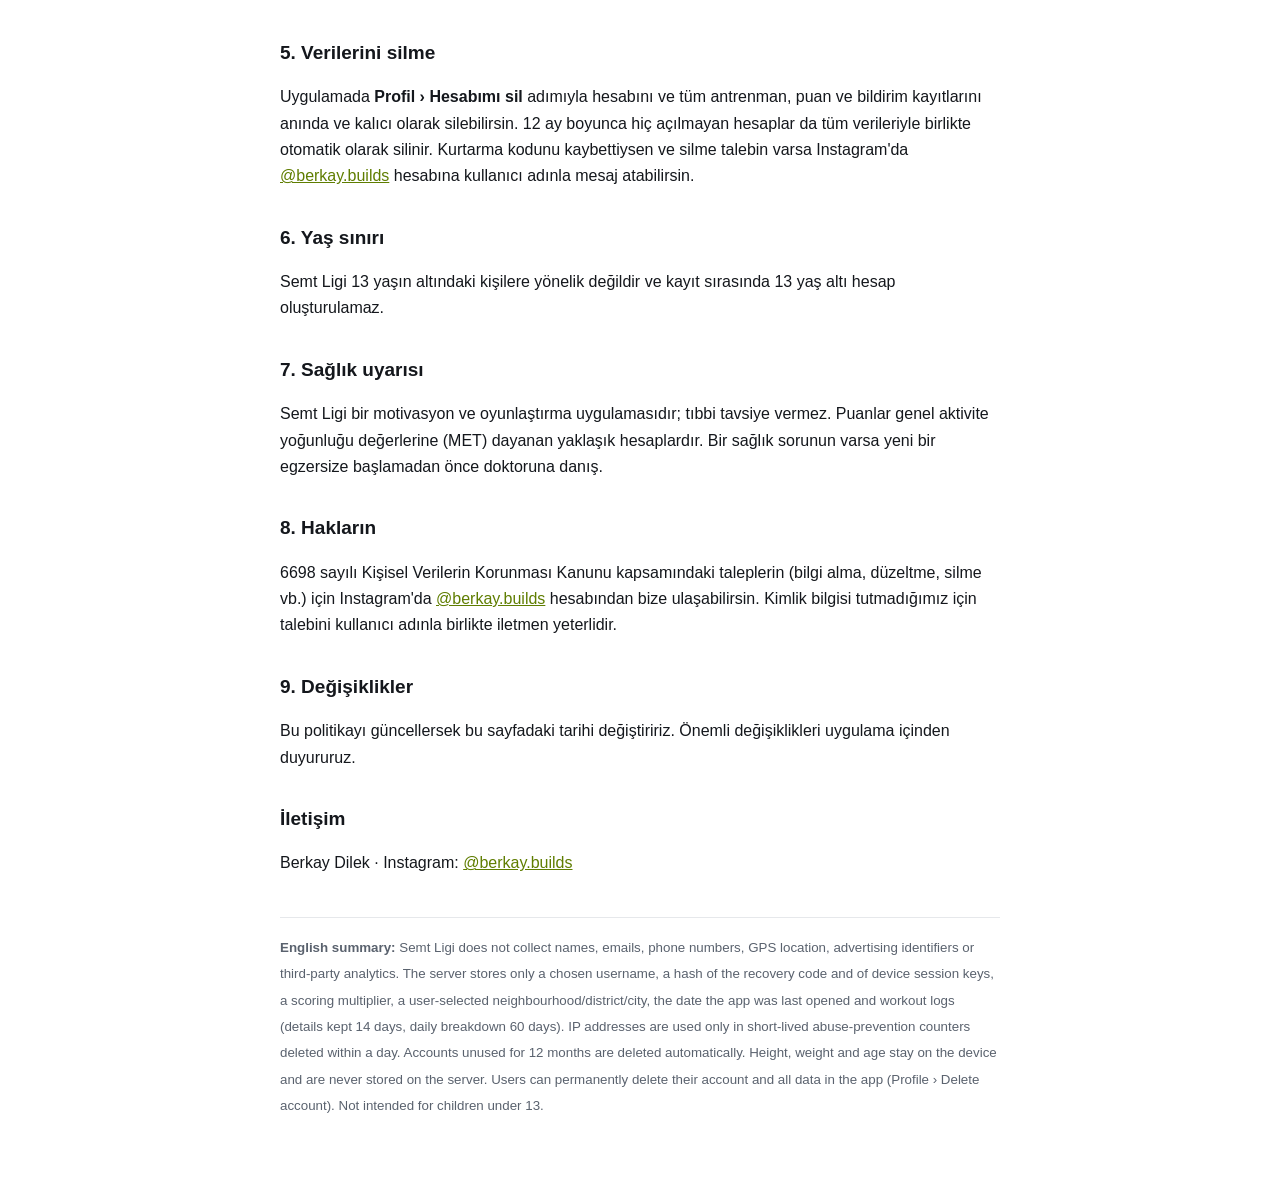
<file: apps/semt-ligi/gizlilik.html>
<!doctype html>
<html lang="tr">
<head>
<meta charset="utf-8">
<meta name="viewport" content="width=device-width, initial-scale=1">
<title>Semt Ligi · Gizlilik Politikası</title>
<style>
  :root { --bg:#ffffff; --fg:#14171c; --muted:#5a626e; --line:#e6e8eb; --accent:#5f7d00; }
  @media (prefers-color-scheme: dark) { :root { --bg:#0b0d10; --fg:#f3f5f7; --muted:#8b94a1; --line:#262b33; --accent:#c8f04a; } }
  body { background:var(--bg); color:var(--fg); font:16px/1.65 -apple-system, BlinkMacSystemFont, "Segoe UI", Roboto, sans-serif; margin:0; }
  main { max-width:720px; margin:0 auto; padding:40px 20px 64px; }
  h1 { font-size:30px; margin:0 0 4px; letter-spacing:-.5px; }
  h2 { font-size:19px; margin:32px 0 8px; }
  .date, small { color:var(--muted); }
  .box { border:1px solid var(--line); border-radius:14px; padding:16px 20px; margin:20px 0; }
  table { width:100%; border-collapse:collapse; font-size:15px; }
  td, th { text-align:left; padding:10px 8px; border-bottom:1px solid var(--line); vertical-align:top; }
  th { color:var(--muted); font-weight:600; }
  a { color:var(--accent); }
</style>
</head>
<body>
<main>
  <h1>Gizlilik Politikası</h1>
  <p class="date">Semt Ligi · Son güncelleme: 15 Kasım 2026</p>

  <div class="box">
    <strong>Kısaca:</strong> Semt Ligi'ni kullanmak için adını, e-postanı ya da telefon numaranı istemiyoruz.
    Konumunu GPS ile almıyoruz, reklam takibi ve üçüncü taraf analiz araçları kullanmıyoruz.
    Boyun, kilon ve yaşın sunucumuzda saklanmaz.
  </div>

  <h2>1. Sunucuda sakladığımız bilgiler</h2>
  <table>
    <tr><th>Bilgi</th><th>Neden</th></tr>
    <tr><td>Seçtiğin kullanıcı adı</td><td>Sıralamada seni göstermek için</td></tr>
    <tr><td>Kurtarma kodunun şifrelenmiş özeti (hash)</td><td>Hesabına giriş yapabilmen için. Kodun kendisi sunucuda saklanmaz.</td></tr>
    <tr><td>Cihaz oturum anahtarının şifrelenmiş özeti</td><td>Giriş yaptığın telefonu her seferinde kod sormadan tanımak için. 180 gün kullanılmayan oturumlar silinir.</td></tr>
    <tr><td>Kişisel puan çarpanı (ör. 1.45)</td><td>Antrenmanlarını adil puanlamak için</td></tr>
    <tr><td>Listeden seçtiğin il, ilçe ve mahalle</td><td>Mahalle, ilçe ve şehir sıralamaları için</td></tr>
    <tr><td>Antrenman kayıtların (aktivite türü, süre, tarih, puan)</td><td>Günlük puan, seri ve sıralama hesabı için. Tek tek kayıtlar 14 gün, günlük puan dökümü 60 gün tutulur; sonrasında sadece toplam puanın, en uzun serin ve aktif gün sayın kalır.</td></tr>
    <tr><td>Uygulamayı en son açtığın gün (sadece tarih)</td><td>Mahalle skorundaki "aktif üye" sayısı ve 12 ay hiç kullanılmayan hesapları otomatik silmek için</td></tr>
    <tr><td>Bildirim kayıtları (hangi hesabın hangi hesabı bildirdiği)</td><td>Uygunsuz kullanıcı adlarını ve şüpheli puanları gizlemek için</td></tr>
  </table>

  <h2>2. Sadece telefonunda kalan bilgiler</h2>
  <p>Boyun, kilon, yaşın ve spor sıklığın telefonunda saklanır. Kayıt olurken ve bilgilerini güncellerken bu değerler
    puan çarpanını hesaplamak için sunucuya bir kez gönderilir; çarpan hesaplanır ve değerlerin kendisi hiçbir yere
    kaydedilmez. Kurtarma kodun telefonunun güvenli kasasında (iOS Anahtar Zinciri / Android Keystore) durur ki
    Profil ekranında tekrar görebilesin. Hatırlatma ayarların ve bildirimlerin de tamamen telefonunda çalışır.</p>

  <h2>3. Kimler neyi görür?</h2>
  <p>Diğer kullanıcılar sadece kullanıcı adını, puanını ve sıranı görür. Bir mahalle veya ilçe sıralamasında görünmen,
    o bölgeyi seçtiğin anlamına gelir. Mahalle sıralamasında sadece mahalle adı, üye sayısı ve üye başına ortalama puan
    görünür; kimin hangi mahallede olduğu ayrıca listelenmez. Boy, kilo, yaş ve çarpan bilgin kimseye gösterilmez.
    Uygulamada mesajlaşma yoktur.</p>

  <h2>4. Verilerin nerede tutulur?</h2>
  <p>Veriler, altyapı sağlayıcımız Supabase üzerinde Frankfurt, Almanya (AB) bölgesinde barındırılır.
    Altyapı sağlayıcısı, güvenlik ve hata takibi amacıyla bağlantı kayıtlarını (ör. IP adresi) sınırlı bir süre
    tutabilir; bu kayıtlar senin hesabınla eşleştirilmez ve tarafımızca başka amaçla kullanılmaz.
    Toplu sahte hesap açmayı ve kod denemeyi engellemek için IP adresi ve denenen kullanıcı adı, sadece
    "kaç deneme yapıldı" sayaçlarında en fazla 1 gün tutulur ve otomatik silinir; hesabınla eşleştirilmez.
    Verilerin satılmaz, kiralanmaz veya reklam amacıyla paylaşılmaz.</p>

  <h2>5. Verilerini silme</h2>
  <p>Uygulamada <strong>Profil &rsaquo; Hesabımı sil</strong> adımıyla hesabını ve tüm antrenman, puan ve bildirim
    kayıtlarını anında ve kalıcı olarak silebilirsin. 12 ay boyunca hiç açılmayan hesaplar da tüm verileriyle
    birlikte otomatik olarak silinir. Kurtarma kodunu kaybettiysen ve silme talebin varsa
    Instagram'da <a href="https://www.instagram.com/berkay.builds/">@berkay.builds</a> hesabına kullanıcı adınla mesaj atabilirsin.</p>

  <h2>6. Yaş sınırı</h2>
  <p>Semt Ligi 13 yaşın altındaki kişilere yönelik değildir ve kayıt sırasında 13 yaş altı hesap oluşturulamaz.</p>

  <h2>7. Sağlık uyarısı</h2>
  <p>Semt Ligi bir motivasyon ve oyunlaştırma uygulamasıdır; tıbbi tavsiye vermez. Puanlar genel aktivite
    yoğunluğu değerlerine (MET) dayanan yaklaşık hesaplardır. Bir sağlık sorunun varsa yeni bir egzersize başlamadan
    önce doktoruna danış.</p>

  <h2>8. Hakların</h2>
  <p>6698 sayılı Kişisel Verilerin Korunması Kanunu kapsamındaki taleplerin (bilgi alma, düzeltme, silme vb.) için
    Instagram'da <a href="https://www.instagram.com/berkay.builds/">@berkay.builds</a> hesabından bize ulaşabilirsin. Kimlik bilgisi
    tutmadığımız için talebini kullanıcı adınla birlikte iletmen yeterlidir.</p>

  <h2>9. Değişiklikler</h2>
  <p>Bu politikayı güncellersek bu sayfadaki tarihi değiştiririz. Önemli değişiklikleri uygulama içinden duyururuz.</p>

  <h2>İletişim</h2>
  <p>Berkay Dilek · Instagram: <a href="https://www.instagram.com/berkay.builds/">@berkay.builds</a></p>

  <hr style="border:none;border-top:1px solid var(--line);margin:40px 0 16px">
  <small><strong>English summary:</strong> Semt Ligi does not collect names, emails, phone numbers, GPS location,
    advertising identifiers or third-party analytics. The server stores only a chosen username, a hash of the
    recovery code and of device session keys, a scoring multiplier, a user-selected neighbourhood/district/city,
    the date the app was last opened and workout logs (details kept 14 days, daily breakdown 60 days). IP addresses
    are used only in short-lived abuse-prevention counters deleted within a day. Accounts unused for 12 months are
    deleted automatically. Height,
    weight and age stay on the device and are never stored on the server. Users can permanently delete their
    account and all data in the app (Profile &rsaquo; Delete account). Not intended for children under 13.</small>
</main>
</body>
</html>
</file>
<file: assets/site.css>
:root{
  --paper:#F4F1E9; --paper-2:#EAE6DA; --ink:#17191C; --ink-2:#34373C; --muted:#6A675F;
  --signal:#FF5B36; --line:rgba(23,25,28,.16);
  --font:"Archivo", system-ui, -apple-system, "Segoe UI", Roboto, Arial, sans-serif;
}
*{box-sizing:border-box;margin:0;padding:0}
html{-webkit-text-size-adjust:100%;scroll-behavior:smooth}
body{background:var(--paper);color:var(--ink);font-family:var(--font);font-size:17px;line-height:1.5;-webkit-font-smoothing:antialiased;min-height:100vh;min-height:100dvh}
a{color:inherit}
img{display:block;max-width:100%}
button{font:inherit;color:inherit}
:focus-visible{outline:3px solid var(--signal);outline-offset:3px;border-radius:6px}
[hidden]{display:none!important}
.wrap{max-width:1120px;margin:0 auto;padding:0 18px;overflow-x:clip}

/* Üst bar */
.top{display:flex;justify-content:space-between;align-items:center;gap:12px;padding:16px 0}
.mark{display:flex;align-items:center;gap:9px;font-weight:800;font-stretch:125%;font-size:17px;letter-spacing:-.01em;text-decoration:none}
.mark i{width:11px;height:11px;border-radius:50%;background:var(--signal)}
.ig{font-weight:650;font-size:15px;text-decoration:none;border-bottom:2px solid var(--signal);padding-bottom:1px}

/* Butonlar */
.btn{display:inline-flex;align-items:center;justify-content:center;gap:8px;font-weight:750;font-stretch:108%;font-size:17px;line-height:1;padding:15px 22px;border-radius:999px;border:2px solid var(--ink);background:var(--ink);color:var(--paper);text-decoration:none;cursor:pointer;transition:transform .12s ease,background-color .12s ease}
.btn:active{transform:scale(.97)}
.btn.signal{background:var(--signal);border-color:var(--signal);color:var(--ink)}
.btn.ghost{background:transparent;color:var(--ink)}
.btn.small{font-size:15px;padding:11px 16px}
.btn[aria-disabled="true"]{background:transparent;color:var(--muted);border-color:var(--line);pointer-events:none}
.link{font-weight:700;text-decoration:none;border-bottom:2px solid var(--line);padding-bottom:1px}
.link:hover{border-color:var(--signal)}

/* Hero */
.hero{padding:10px 0 26px}
.hero h1{font-weight:850;font-stretch:116%;font-size:clamp(30px,9.3vw,92px);line-height:.96;letter-spacing:-.035em}
.hero h1 span{display:block;overflow:hidden;white-space:nowrap;padding-bottom:.04em}
.hero h1 span b{display:block;font-weight:inherit;animation:rise .7s cubic-bezier(.2,.8,.2,1) both}
.hero h1 span:nth-child(2) b{animation-delay:.08s}
.hero h1 span:nth-child(3) b{animation-delay:.16s}
.hero p{font-size:clamp(16px,4.2vw,21px);max-width:44ch;margin-top:14px;color:var(--ink-2)}
@media (min-width:900px){.hero{padding:22px 0 40px}.hero p{margin-top:20px}}
.hero .cta{display:flex;flex-wrap:wrap;gap:10px;margin-top:26px}
@keyframes rise{from{transform:translateY(105%)}to{transform:none}}
#liveCount:empty{display:none}
#liveCount{margin-top:16px}
.livecount{display:inline-flex;align-items:center;gap:10px;padding:9px 16px 9px 14px;border-radius:999px;background:var(--ink);color:var(--paper);font-weight:700;font-size:15px}
.livecount b{font-weight:900;font-stretch:72%;font-size:21px;line-height:1;letter-spacing:.02em;color:var(--signal)}
.livecount i{width:9px;height:9px;border-radius:50%;background:var(--signal);box-shadow:0 0 0 0 rgba(255,91,54,.6);animation:pulse 1.8s infinite}

/* Öne çıkan */
.featured{display:grid;gap:22px;margin:0 0 64px}
.featured .kicker{display:flex;align-items:center;gap:10px;font-weight:800;font-stretch:72%;font-size:14px;letter-spacing:.06em;color:var(--ink-2)}
.featured .kicker span{background:var(--signal);color:var(--ink);border-radius:6px;padding:4px 8px;letter-spacing:.04em}
.featured .label{font-weight:700;font-size:15px;color:var(--muted)}
.featured .num{display:none;font-weight:900;font-stretch:62%;font-size:clamp(120px,13vw,180px);line-height:.76;letter-spacing:-.02em;color:var(--signal);margin-bottom:-.1em;position:relative;z-index:0;pointer-events:none;width:max-content;max-width:100%;transform-origin:0 100%;animation:stamp .5s .35s cubic-bezier(.3,1.5,.5,1) both}
.featured .cover{aspect-ratio:4/5}
.featured h2{position:relative;z-index:1;font-weight:850;font-stretch:116%;font-size:clamp(34px,9vw,60px);line-height:.95;letter-spacing:-.03em}
.featured .lead{font-size:19px;color:var(--ink-2);max-width:34ch}
.featured .actions{display:flex;flex-wrap:wrap;gap:10px;align-items:center}
.featured .meta .link{margin-left:4px}
@keyframes stamp{from{transform:scale(1.25) rotate(-4deg);opacity:0}to{transform:none;opacity:1}}
@media (min-width:900px){
  .featured{grid-template-columns:minmax(0,1.15fr) minmax(0,.85fr);align-items:center;gap:56px}
  .featured .text{display:grid;gap:18px}
  .featured .num{display:block}
  .featured .kicker{display:none}
  .featured .cover{max-width:470px;justify-self:end;width:100%}
}
@media (max-width:899px){
  .featured .text{display:grid;gap:12px}
  .featured h2{font-size:clamp(40px,12vw,60px)}
  .featured .lead{font-size:18px}
  .featured .actions .btn{flex:1 1 0;min-width:0}
  .featured .actions .btn.signal{flex-grow:1.6}
  .featured .cover{aspect-ratio:4/4.4}
}

/* Kapak */
.cover{position:relative;aspect-ratio:4/5;border-radius:20px;overflow:hidden;background:var(--ink)}
.cover img{width:100%;height:100%;object-fit:cover}
.poster{position:absolute;inset:0;display:flex;flex-direction:column;justify-content:space-between;padding:54px 20px 20px;color:var(--paper);background:var(--ink)}
.poster .pn{font-weight:900;font-stretch:62%;font-size:clamp(96px,26vw,150px);line-height:.78;color:var(--signal);letter-spacing:-.02em}
.poster .pt{position:relative;z-index:1;font-weight:850;font-stretch:118%;font-size:clamp(28px,7vw,40px);line-height:.95;letter-spacing:-.025em;max-width:9ch}
.poster .pl{position:absolute;right:-56px;top:42%;width:150px;height:150px;border-radius:50%;border:22px solid var(--signal);opacity:.9}
.badge{position:absolute;top:12px;left:12px;z-index:2;background:var(--paper);color:var(--ink);font-weight:800;font-stretch:72%;font-size:14px;letter-spacing:.05em;padding:5px 9px;border-radius:6px}
.status{display:inline-flex;align-items:center;gap:7px;font-weight:700;font-size:13px;padding:6px 11px;border-radius:999px;background:var(--paper);color:var(--ink);white-space:nowrap}
.status::before{content:"";width:8px;height:8px;border-radius:50%;background:var(--muted)}
.status.live::before{background:var(--signal);box-shadow:0 0 0 0 rgba(255,91,54,.6);animation:pulse 1.8s infinite}
.status.beta::before{background:transparent;border:2px solid var(--ink);width:6px;height:6px}
.cover .status{position:absolute;top:12px;right:12px;z-index:2}
.tag{display:inline-flex;align-items:center;font-weight:700;font-size:13px;padding:5px 11px;border-radius:999px;border:1.5px solid var(--ink)}
.meta{display:flex;flex-wrap:wrap;gap:8px;align-items:center}
.tried{display:inline-flex;align-items:center;gap:7px;font-weight:750;font-size:13px;padding:6px 11px;border-radius:999px;background:var(--ink);color:var(--paper);white-space:nowrap}
.tried::before{content:"";width:7px;height:7px;border-radius:50%;background:var(--signal)}
.status.soon::before{background:transparent;border:2px dashed var(--ink);width:5px;height:5px}
@keyframes pulse{70%{box-shadow:0 0 0 7px rgba(255,91,54,0)}100%{box-shadow:0 0 0 0 rgba(255,91,54,0)}}

/* Katalog */
.catalog{scroll-margin-top:16px}
.catalog h2{font-weight:850;font-stretch:116%;font-size:clamp(34px,8.6vw,60px);line-height:.95;letter-spacing:-.03em;display:flex;align-items:baseline;gap:12px}
.catalog h2 small{white-space:nowrap;font-size:.42em;font-stretch:100%;font-weight:700;color:var(--muted);letter-spacing:0}
.tools{display:grid;gap:12px;margin:20px 0 24px}
.search{width:100%;font:inherit;font-size:17px;padding:14px 16px 14px 46px;border:2px solid var(--ink);border-radius:12px;background:#fff url("data:image/svg+xml,%3Csvg xmlns='http://www.w3.org/2000/svg' viewBox='0 0 24 24' fill='none' stroke='%2317191C' stroke-width='2.4' stroke-linecap='round'%3E%3Ccircle cx='11' cy='11' r='7'/%3E%3Cpath d='m20 20-3.5-3.5'/%3E%3C/svg%3E") no-repeat 15px center/19px;color:var(--ink)}
.search:focus{outline:none;border-color:var(--signal);box-shadow:0 0 0 4px rgba(255,91,54,.2)}
.chips{display:flex;gap:8px;overflow-x:auto;scrollbar-width:none;padding:2px}
.chips::-webkit-scrollbar{display:none}
.chip{flex:0 0 auto;font-weight:650;font-size:15px;padding:8px 15px;border-radius:999px;border:1.5px solid var(--ink);background:transparent;cursor:pointer}
.chip[aria-pressed="true"]{background:var(--ink);color:var(--paper)}
.grid{display:grid;gap:28px 22px;grid-template-columns:1fr}
.tools[hidden] + .grid{margin-top:24px}
@media (min-width:640px){.grid{grid-template-columns:1fr 1fr}}
@media (min-width:980px){.grid{grid-template-columns:repeat(3,1fr)}}
.card{display:flex;flex-direction:column;gap:12px}
.card h3{font-weight:800;font-stretch:112%;font-size:23px;line-height:1.08;letter-spacing:-.015em}
.card h3 a{text-decoration:none}
.card p{color:var(--ink-2);font-size:16px}
.card .row{display:flex;gap:14px;align-items:center;flex-wrap:wrap;margin-top:2px}
.card.soon .cover{background:var(--paper-2)}
/* Yakında: bulanık kapak + çıkartma */
.cover.teaser img{filter:saturate(1.15)}
.cover.teaser::after{content:"";position:absolute;inset:0;background:radial-gradient(transparent 40%,rgba(23,25,28,.35));pointer-events:none}
.sticker{position:absolute;left:50%;top:48%;z-index:3;display:grid;justify-items:center;gap:2px;padding:12px 18px 10px;background:var(--signal);color:var(--ink);border:5px solid #fff;border-radius:16px;box-shadow:0 14px 26px -10px rgba(0,0,0,.55);white-space:nowrap;transform:translate(-50%,-50%) rotate(-7deg);animation:wob 3.6s ease-in-out infinite}
.sticker.l{transform:translate(-50%,-50%) rotate(6deg);animation-delay:1.2s;background:#FFE14D}
.sticker b{font-weight:900;font-stretch:72%;font-size:clamp(22px,6vw,34px);line-height:1;letter-spacing:.02em}
.sticker small{font-weight:800;font-size:11px;letter-spacing:.08em;text-transform:uppercase;opacity:.75}
@keyframes wob{0%,82%,100%{scale:1}88%{scale:1.08}94%{scale:.97}}
.card.soon .row .btn{width:100%}
@media (max-width:639px){
  .grid{grid-template-columns:1fr 1fr;gap:26px 14px}
  .grid > .card:not(.soon),.grid > .empty{grid-column:1/-1}
  .card.soon{gap:9px}
  .card.soon .cover{border-radius:16px}
  .card.soon h3{font-size:19px}
  .card.soon p{font-size:14px;line-height:1.4}
  .card.soon .row .btn{font-size:13px;padding:10px 10px}
  .card.soon .poster .pt,.card.soon .poster .pl{display:none}
  .card.soon .poster{padding:14px}
  .card.soon .poster .pn{font-size:70px}
}
.card.soon.next .poster{background:var(--ink-2)}
.card.soon.next .pt{max-width:7ch}
.card.soon h3{color:var(--ink-2)}
.empty{padding:30px 22px;border:2px dashed var(--line);border-radius:16px;text-align:center;display:grid;gap:14px;justify-items:center}
.loading-note{color:var(--muted);font-weight:600}

/* Berkay kim */
.about{margin:84px 0 34px;padding:30px 22px;background:var(--ink);color:var(--paper);border-radius:26px;display:grid;gap:22px}
.steps-col{display:grid;gap:26px}
.steps{list-style:none;display:grid;grid-template-columns:1fr 1fr;gap:18px 16px;counter-reset:none}
.steps li{display:grid;gap:2px;padding-top:12px;border-top:1.5px solid rgba(244,241,233,.22)}
.steps b{font-weight:900;font-stretch:62%;font-size:40px;line-height:.9;color:var(--signal)}
.steps span{font-weight:800;font-stretch:112%;font-size:19px}
.steps small{color:#B9B5AA;font-size:14px;line-height:1.35}
.about h2{font-weight:850;font-stretch:116%;font-size:clamp(32px,7.6vw,52px);line-height:.95;letter-spacing:-.03em}
.about p{max-width:46ch;color:#DCD8CD;font-size:18px}
.about .side{display:grid;gap:14px}
.about .cta{display:flex;flex-wrap:wrap;gap:10px;margin-top:6px}
.about .btn.ghost{color:var(--paper);border-color:var(--paper)}
@media (min-width:900px){.about{padding:48px;grid-template-columns:1fr 1fr;align-items:end;gap:48px}.about .side{display:grid;gap:16px}.steps{grid-template-columns:repeat(4,1fr)}.steps b{font-size:52px}}
footer{display:flex;justify-content:space-between;flex-wrap:wrap;gap:10px;padding:22px 0 40px;color:var(--muted);font-size:14px;font-weight:600}

/* Detay */
.back{display:inline-flex;align-items:center;gap:8px;font-weight:700;text-decoration:none;margin:6px 0 22px}
.d-head{display:grid;gap:16px}
.d-head h1{font-weight:880;font-stretch:116%;font-size:clamp(44px,11.6vw,104px);line-height:.92;letter-spacing:-.035em}
.d-head .lead{font-size:clamp(19px,4.8vw,24px);max-width:32ch;color:var(--ink-2)}
.d-head .numtag{background:var(--ink);color:var(--paper);font-weight:800;font-stretch:72%;letter-spacing:.05em;border-radius:6px;padding:6px 9px;font-size:14px}
.d-actions{display:flex;flex-wrap:wrap;gap:10px;margin-top:4px}
.d-body{display:grid;gap:40px;margin:46px 0 30px}
@media (min-width:900px){.d-body{grid-template-columns:minmax(0,1fr) 360px;align-items:start;gap:64px}}
.facts{display:grid;gap:30px}
.fact h2{font-size:15px;font-weight:800;color:var(--muted);margin-bottom:8px}
.fact p{font-size:19px;max-width:52ch}
.fact.note{border-left:4px solid var(--signal);padding-left:16px}
.side-col{display:grid;gap:16px}
.phone{position:relative;border:10px solid var(--ink);border-radius:40px;overflow:hidden;aspect-ratio:9/19;background:var(--ink);box-shadow:0 34px 60px -34px rgba(23,25,28,.55)}
.phone iframe{position:absolute;inset:0;width:100%;height:100%;border:0;background:#fff}
.phone .ph-cta{position:absolute;inset:0;display:grid;place-items:center;align-content:center;gap:14px;color:var(--paper);text-align:center;padding:24px}
.phone .ph-cta .pn{font-weight:900;font-stretch:62%;font-size:110px;line-height:.8;color:var(--signal)}
.side-note{font-size:14px;color:var(--muted);font-weight:600}
@media (min-width:900px){.side-col{position:sticky;top:20px}}
@media (max-width:899px){.side-col{justify-items:center;text-align:center}.side-col .phone{width:min(100%,300px)}}
.shots{display:flex;gap:12px;overflow-x:auto;scroll-snap-type:x mandatory;padding-bottom:6px}
.shots img{height:min(460px,70vh);width:auto;border-radius:14px;scroll-snap-align:start;background:var(--paper-2)}
.video{width:100%;border-radius:16px;overflow:hidden;background:var(--ink);position:relative}
.video iframe{display:block;width:100%;height:100%;border:0;background:#fff}
.video.yt{aspect-ratio:16/9}
.video.ig{max-width:420px;aspect-ratio:9/16.2}
.video.file{max-width:420px}
.video.file video{display:block;width:100%;aspect-ratio:9/16;max-height:80vh;background:var(--ink)}
.video .play{position:absolute;inset:0;width:100%;border:0;background:var(--ink);color:var(--paper);display:grid;place-content:center;justify-items:center;gap:10px;cursor:pointer;font-weight:800;font-stretch:108%;font-size:18px;padding:20px;text-align:center}
.video .play small{font-weight:600;font-size:13px;color:#B9B5AA}
.video .pi{width:76px;height:76px;border-radius:50%;background:var(--signal);position:relative;transition:transform .15s ease}
.video .pi::after{content:"";position:absolute;left:31px;top:24px;border-style:solid;border-width:14px 0 14px 22px;border-color:transparent transparent transparent var(--ink)}
.video .play:hover .pi{transform:scale(1.06)}
.dl-row{display:flex;flex-wrap:wrap;gap:14px;align-items:center;margin-top:14px}
.fact.result p b{font-weight:850}
.sticky{position:fixed;left:0;right:0;bottom:0;z-index:5;padding:14px max(18px,calc(50% - 230px)) calc(14px + env(safe-area-inset-bottom));background:linear-gradient(rgba(244,241,233,0),var(--paper) 38%);display:flex;gap:10px}
.sticky .btn{flex:1 1 0;min-width:0}
.sticky .btn.signal{flex-grow:1.8}
.sticky .btn.ghost{background:var(--paper)}
@media (min-width:900px){.sticky{display:none}}
.has-sticky{padding-bottom:96px}
@media (min-width:900px){.has-sticky{padding-bottom:0}}
.toast{position:fixed;left:50%;bottom:calc(92px + env(safe-area-inset-bottom));transform:translateX(-50%);background:var(--ink);color:var(--paper);padding:11px 16px;border-radius:999px;font-weight:700;font-size:15px;opacity:0;visibility:hidden;transition:opacity .2s,visibility .2s;z-index:9}
.toast.show{opacity:1;visibility:visible}

.no-anim .hero h1 span b,.no-anim .featured .num{animation:none}
@media (prefers-reduced-motion:reduce){
  html{scroll-behavior:auto}
  .hero h1 span b,.featured .num{animation:none}
  .status.live::before,.sticker,.livecount i{animation:none}
  .btn{transition:none}
}
</file>
<file: assets/repolar.css>
/* Faydalı Repolar: ana sayfa bandı + /repolar/ sayfası (site.css'in üstüne) */
/* Faydalı Repolar: ana sayfa bandı */
.repo-band{display:grid;grid-template-columns:1fr auto;align-items:center;gap:8px 16px;margin:64px 0 0;padding:22px 20px 22px 22px;border-radius:26px;background:var(--paper-2);border:2px solid var(--ink);text-decoration:none;transition:transform .12s ease}
.repo-band:active{transform:scale(.985)}
.repo-band .rb-k{grid-column:1/-1;display:flex;align-items:center;gap:10px;font-weight:800;font-stretch:72%;font-size:14px;letter-spacing:.06em;text-transform:uppercase;color:var(--ink-2)}
.repo-band .rb-k span{background:var(--signal);color:var(--ink);border-radius:6px;padding:4px 8px;letter-spacing:.04em}
.repo-band b{display:block;font-weight:880;font-stretch:116%;font-size:clamp(32px,8vw,56px);line-height:.95;letter-spacing:-.03em}
.repo-band small{display:block;margin-top:8px;font-size:16px;line-height:1.4;color:var(--ink-2);max-width:40ch}
.repo-band .rb-go{width:58px;height:58px;border-radius:50%;background:var(--ink);color:var(--paper);display:grid;place-items:center;font-size:26px;font-weight:800}
.repo-band + .about{margin-top:40px}
/* Faydalı Repolar sayfası */
.rp-hero{display:grid;gap:12px;margin-bottom:34px}
.rp-kicker{font-weight:800;font-stretch:72%;font-size:14px;letter-spacing:.06em;text-transform:uppercase;color:var(--ink-2)}
.rp-hero h1{font-weight:880;font-stretch:116%;font-size:clamp(46px,12vw,104px);line-height:.92;letter-spacing:-.035em}
.rp-hero p:last-child{font-size:clamp(18px,4.6vw,22px);max-width:40ch;color:var(--ink-2)}
.rp-list{display:grid;gap:20px}
.rp-card{display:grid;gap:14px;padding:22px 20px 22px;border:2px solid var(--ink);border-radius:24px;background:#fff;max-width:760px;scroll-margin-top:16px}
.rp-head{display:flex;justify-content:space-between;align-items:center;gap:10px}
.rp-no{font-weight:900;font-stretch:62%;font-size:56px;line-height:.8;color:var(--signal);letter-spacing:-.01em}
.rp-stars{font-weight:750;font-size:14px;padding:6px 11px;border-radius:999px;background:var(--ink);color:var(--paper);white-space:nowrap;font-variant-numeric:tabular-nums}
.rp-card h2{font-weight:880;font-stretch:116%;font-size:clamp(36px,9vw,58px);line-height:.95;letter-spacing:-.03em}
.rp-card .lead{font-size:20px;font-weight:650;line-height:1.3;color:var(--ink)}
.rp-card p{color:var(--ink-2)}
.rp-bul{list-style:none;display:grid;gap:8px}
.rp-bul li{position:relative;padding-left:22px;color:var(--ink-2)}
.rp-bul li::before{content:"";position:absolute;left:2px;top:.62em;width:9px;height:9px;border-radius:50%;background:var(--signal)}
.rp-needs{background:var(--paper);border-radius:14px;padding:12px 14px;font-size:15.5px}
.rp-needs b,.rp-score b{color:var(--ink)}
.rp-score{border-left:4px solid var(--signal);padding-left:12px}
.rp-actions{display:flex;flex-wrap:wrap;gap:10px;margin-top:4px}
@media (max-width:639px){.rp-actions .btn{flex:1 1 100%}}
.rp-dl{display:grid;gap:6px;justify-items:start;margin-top:4px}
.rp-dl .btn{min-width:240px;justify-content:center}
@media (max-width:639px){.rp-dl{justify-items:stretch}.rp-dl .btn{min-width:0}}
.rp-file{font-size:14px;color:var(--muted);font-variant-numeric:tabular-nums}
.rp-other{font-size:15px;color:var(--muted)}
.rp-other a{color:var(--ink);font-weight:650;text-underline-offset:3px}
.rp-mobile{display:grid;gap:10px;background:var(--ink);color:var(--paper);border-radius:16px;padding:14px 16px;font-size:15.5px;line-height:1.45}
.rp-mobile b{color:var(--paper)}
.rp-mobile .btn{justify-self:start;color:var(--paper);border-color:var(--paper)}
.rp-src{font-size:13.5px;color:var(--muted)}
.rp-note{margin:28px 0 10px;max-width:60ch;font-size:14.5px;color:var(--muted)}
.rp-own{background:var(--signal);color:var(--ink)}
.rp-card.rp-hl{box-shadow:0 0 0 4px var(--signal)}
</file>
